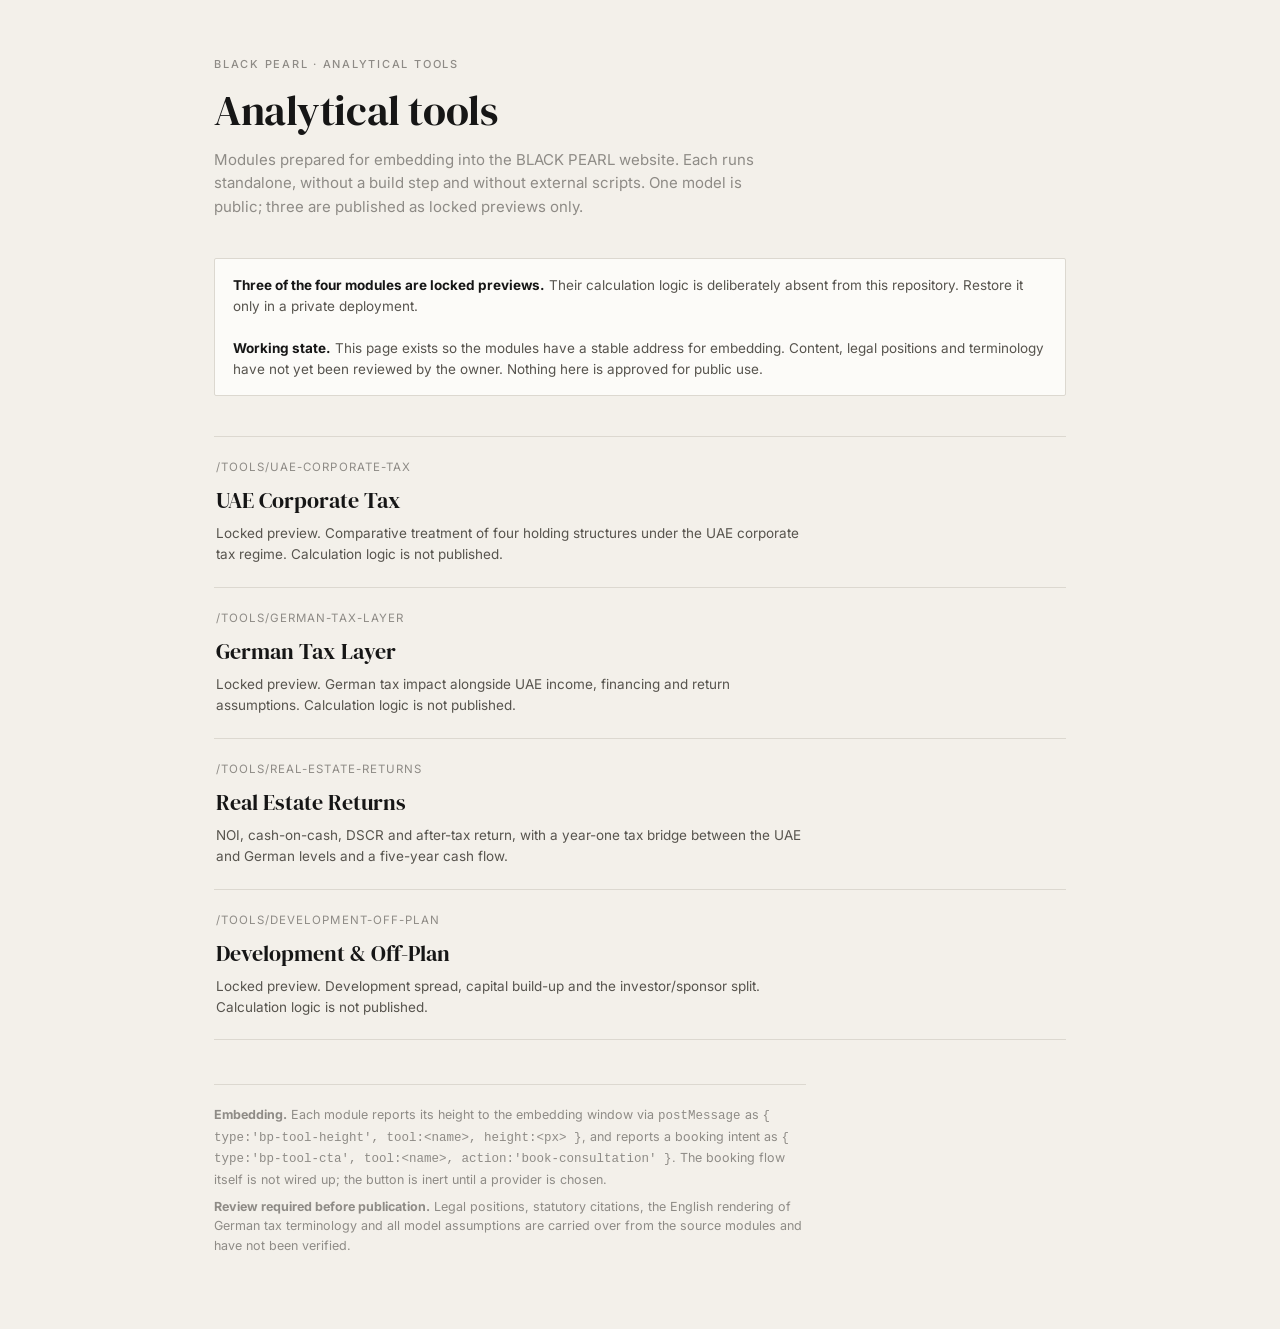
<file: index.html>
<!DOCTYPE html><html lang="en"><head>
<meta charset="utf-8">
<meta name="viewport" content="width=device-width,initial-scale=1,viewport-fit=cover">
<title>Analytical Tools — BLACK PEARL</title>
<meta name="robots" content="noindex,nofollow">
<link rel="preconnect" href="https://fonts.googleapis.com"><link rel="preconnect" href="https://fonts.gstatic.com" crossorigin>
<link href="https://fonts.googleapis.com/css2?family=DM+Serif+Display&family=Inter:wght@400;500;600&display=swap" rel="stylesheet">
<style>
:root{
  --paper:#F3F0EA; --panel:#FCFBF8; --ink:#161616; --muted:#8E8B86; --rule:#DCD8D0;
  --dark:#0B0B0B; --light:#F4F1EB; --accent:#2E4A43;
  --serif:"DM Serif Display", Georgia, "Times New Roman", serif;
  --sans:"Inter", "Segoe UI", system-ui, -apple-system, sans-serif;
}
*{box-sizing:border-box}
html,body{margin:0;background:var(--paper);color:var(--ink);font-family:var(--sans);font-size:15px;line-height:1.55}
.wrap{max-width:900px;margin:0 auto;padding:56px 24px 72px}
.eyebrow{font-size:11px;font-weight:500;letter-spacing:.16em;text-transform:uppercase;color:var(--muted);margin:0 0 14px}
h1{font-family:var(--serif);font-weight:400;font-size:clamp(30px,4vw,42px);line-height:1.12;margin:0 0 14px;letter-spacing:-.01em}
.lead{max-width:62ch;color:var(--muted);margin:0 0 40px}
.note{border:1px solid var(--rule);background:var(--panel);border-radius:2px;padding:16px 18px;margin:0 0 40px;font-size:13.5px;color:#57544E}
.note b{color:var(--ink)}
.list{border-top:1px solid var(--rule)}
.item{display:block;text-decoration:none;color:inherit;border-bottom:1px solid var(--rule);padding:22px 2px;transition:background .15s}
.item:hover{background:var(--panel)}
.route{font-size:11.5px;letter-spacing:.09em;text-transform:uppercase;color:var(--muted);margin:0 0 6px}
.name{font-family:var(--serif);font-weight:400;font-size:22px;margin:0 0 6px}
.desc{margin:0;font-size:13.5px;color:#57544E;max-width:66ch}
.foot{margin-top:44px;padding-top:20px;border-top:1px solid var(--rule);font-size:12.5px;color:var(--muted);max-width:74ch}
.foot p{margin:0 0 8px}
</style></head><body>
<div class="wrap">
  <p class="eyebrow">BLACK PEARL · Analytical Tools</p>
  <h1>Analytical tools</h1>
  <p class="lead">Modules prepared for embedding into the BLACK PEARL website. Each runs standalone, without a build step and without external scripts. One model is public; three are published as locked previews only.</p>

  <div class="note">
    <b>Three of the four modules are locked previews.</b> Their calculation logic is deliberately
    absent from this repository. Restore it only in a private deployment.<br><br><b>Working state.</b> This page exists so the modules have a stable
    address for embedding. Content, legal positions and terminology have not yet been
    reviewed by the owner. Nothing here is approved for public use.
  </div>

  <div class="list">
    <a class="item" href="uae-corporate-tax.html">
      <p class="route">/tools/uae-corporate-tax</p>
      <p class="name">UAE Corporate Tax</p>
      <p class="desc">Locked preview. Comparative treatment of four holding structures under the UAE corporate tax regime. Calculation logic is not published.</p>
    </a>
    <a class="item" href="german-tax-layer.html">
      <p class="route">/tools/german-tax-layer</p>
      <p class="name">German Tax Layer</p>
      <p class="desc">Locked preview. German tax impact alongside UAE income, financing and return assumptions. Calculation logic is not published.</p>
    </a>
    <a class="item" href="real-estate-returns.html">
      <p class="route">/tools/real-estate-returns</p>
      <p class="name">Real Estate Returns</p>
      <p class="desc">NOI, cash-on-cash, DSCR and after-tax return, with a year-one tax bridge between the UAE and German levels and a five-year cash flow.</p>
    </a>
    <a class="item" href="development-off-plan.html">
      <p class="route">/tools/development-off-plan</p>
      <p class="name">Development &amp; Off-Plan</p>
      <p class="desc">Locked preview. Development spread, capital build-up and the investor/sponsor split. Calculation logic is not published.</p>
    </a>
  </div>

  <div class="foot">
    <p><b>Embedding.</b> Each module reports its height to the embedding window via
      <code>postMessage</code> as <code>{ type:'bp-tool-height', tool:&lt;name&gt;, height:&lt;px&gt; }</code>,
      and reports a booking intent as <code>{ type:'bp-tool-cta', tool:&lt;name&gt;, action:'book-consultation' }</code>.
      The booking flow itself is not wired up; the button is inert until a provider is chosen.</p>
    <p><b>Review required before publication.</b> Legal positions, statutory citations, the
      English rendering of German tax terminology and all model assumptions are carried over
      from the source modules and have not been verified.</p>
  </div>
</div>
</body></html>
</file>
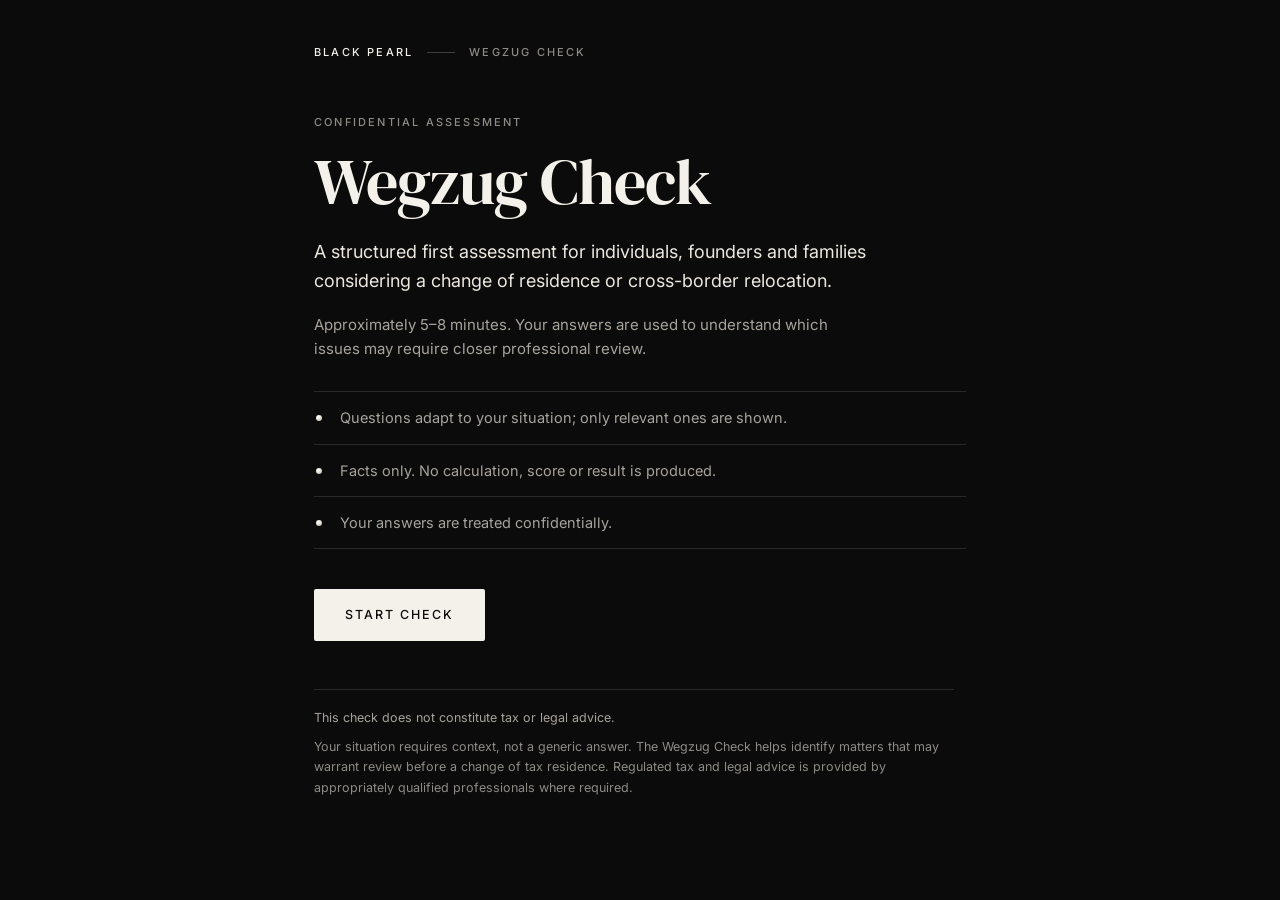
<file: wegzug-check/index.html>
<!DOCTYPE html>
<html lang="en">
<head>
<meta charset="utf-8">
<meta name="viewport" content="width=device-width,initial-scale=1,viewport-fit=cover">
<title>Wegzug Check — BLACK PEARL</title>
<meta name="robots" content="noindex,nofollow">
<meta name="color-scheme" content="dark">
<link rel="preconnect" href="https://fonts.googleapis.com"><link rel="preconnect" href="https://fonts.gstatic.com" crossorigin>
<link href="https://fonts.googleapis.com/css2?family=DM+Serif+Display&family=Inter:wght@400;500;600&display=swap" rel="stylesheet">
<link rel="stylesheet" href="styles.css">
</head>
<body>
<main class="wz" id="wz">
  <header class="wz-head">
    <span class="wz-brand" data-i18n="meta.brand">BLACK PEARL</span>
    <span class="wz-head-rule" aria-hidden="true"></span>
    <span class="wz-module" data-i18n="meta.module">Wegzug Check</span>
  </header>

  <div class="wz-progress" id="wz-progress" hidden>
    <div class="wz-progress-meta">
      <span class="wz-progress-count"></span>
      <span class="wz-progress-section"></span>
    </div>
    <div class="wz-progress-track" role="progressbar" aria-valuemin="0" aria-valuemax="1" aria-valuenow="0">
      <span class="wz-progress-fill"></span>
    </div>
  </div>

  <div class="wz-stage" id="wz-stage"></div>

  <footer class="wz-foot">
    <p data-i18n="disclaimer.short">This check does not constitute tax or legal advice.</p>
  </footer>

  <noscript><p class="wz-lead">The Wegzug Check requires JavaScript to be enabled.</p></noscript>
</main>

<!-- Load order: configuration → text → structure → rules → submission → embedding → UI -->
<script src="config.js"></script>
<script src="js/i18n.js"></script>
<script src="i18n/en.js"></script>
<script src="js/questions.js"></script>
<script src="js/branching.js"></script>
<script src="js/submit.js"></script>
<script src="js/embed.js"></script>
<script src="js/app.js"></script>
</body>
</html>
</file>
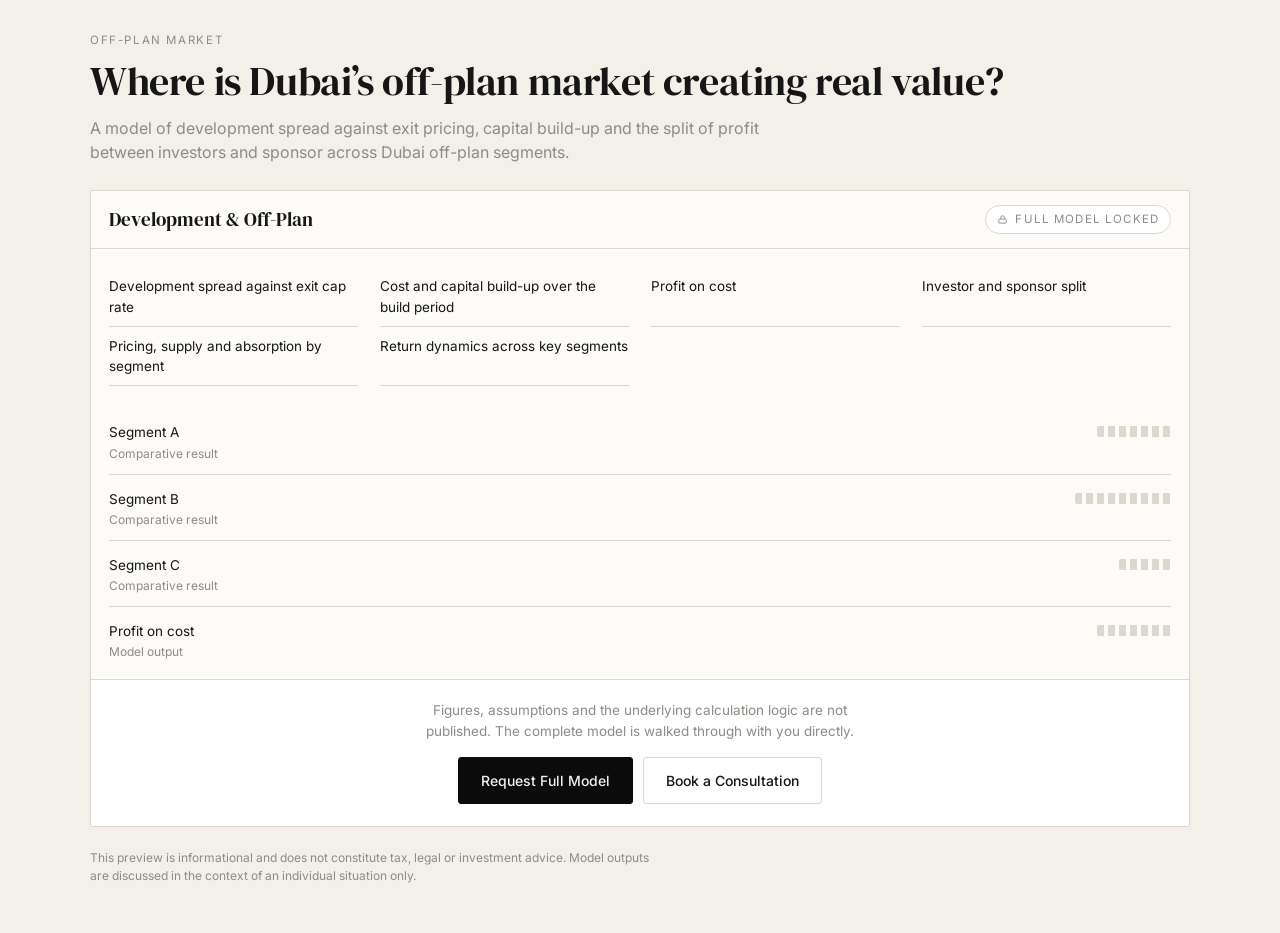
<file: development-off-plan.html>
<!DOCTYPE html><html lang="en"><head><meta charset="utf-8">
<meta name="viewport" content="width=device-width,initial-scale=1,viewport-fit=cover">
<title>Where is Dubai&rsquo;s off-plan market creating real value? — BLACK PEARL</title>
<meta name="robots" content="noindex,nofollow">
<link rel="preconnect" href="https://fonts.googleapis.com"><link rel="preconnect" href="https://fonts.gstatic.com" crossorigin>
<link href="https://fonts.googleapis.com/css2?family=DM+Serif+Display&family=Inter:wght@400;500;600&display=swap" rel="stylesheet">
<link rel="stylesheet" href="assets/gated-teaser.css">
</head>
<body data-tool="development-off-plan">
<main class="wrap">
  <p class="eyebrow">OFF-PLAN MARKET</p>
  <h1>Where is Dubai&rsquo;s off-plan market creating real value?</h1>
  <p class="lead">A model of development spread against exit pricing, capital build-up and the split of profit between investors and sponsor across Dubai off-plan segments.</p>

  <section class="locked" aria-labelledby="panel-title">
    <div class="locked-head">
      <h2 id="panel-title">Development &amp; Off-Plan</h2>
      <span class="chip">
        <svg viewBox="0 0 24 24" fill="none" stroke="currentColor" stroke-width="2" aria-hidden="true">
          <rect x="4" y="11" width="16" height="9" rx="1.5"/><path d="M8 11V8a4 4 0 0 1 8 0v3"/>
        </svg>Full model locked</span>
    </div>

    <div class="sheet">
      <ul class="coverage"><li>Development spread against exit cap rate</li><li>Cost and capital build-up over the build period</li><li>Profit on cost</li><li>Investor and sponsor split</li><li>Pricing, supply and absorption by segment</li><li>Return dynamics across key segments</li></ul>
    </div>

    <div class="sheet" aria-hidden="true">
      <div class="row"><span class="k">Segment A<small>Comparative result</small></span><span class="redact"></span></div>
      <div class="row"><span class="k">Segment B<small>Comparative result</small></span><span class="redact w3"></span></div>
      <div class="row"><span class="k">Segment C<small>Comparative result</small></span><span class="redact w2"></span></div>
      <div class="row"><span class="k">Profit on cost<small>Model output</small></span><span class="redact"></span></div>
    </div>

    <div class="veil">
      <p>Figures, assumptions and the underlying calculation logic are not published. The complete model is walked through with you directly.</p>
      <div class="actions">
        <button type="button" class="btn btn-primary" data-gate-open>Request Full Model</button>
        <a class="btn btn-secondary" href="https://endless-direction-876824.framer.app/consultation" target="_top" data-cta="book-consultation">Book a Consultation</a>
      </div>
    </div>
  </section>

  <p class="footnote">This preview is informational and does not constitute tax, legal or investment advice.
    Model outputs are discussed in the context of an individual situation only.</p>
</main>

<div class="modal" id="gate-modal" role="dialog" aria-modal="true" aria-labelledby="gate-title" hidden>
  <div class="modal-backdrop"></div>
  <div class="modal-card" tabindex="-1">
    <button type="button" class="modal-close" data-gate-close aria-label="Close">&#215;</button>
    <h2 id="gate-title">Access the full model</h2>
    <p>The complete Development &amp; Off-Plan model — including its assumptions, inputs and calculation logic — is shared
       during a consultation, applied to your own figures rather than generic ones.</p>
    <div class="actions">
      <a class="btn btn-primary" href="https://endless-direction-876824.framer.app/consultation" target="_top" data-cta="book-consultation">Book a Consultation</a>
      <button type="button" class="btn btn-secondary" data-gate-close>Close</button>
    </div>
  </div>
</div>

<script src="assets/gated-teaser.js"></script>
</body></html>
</file>
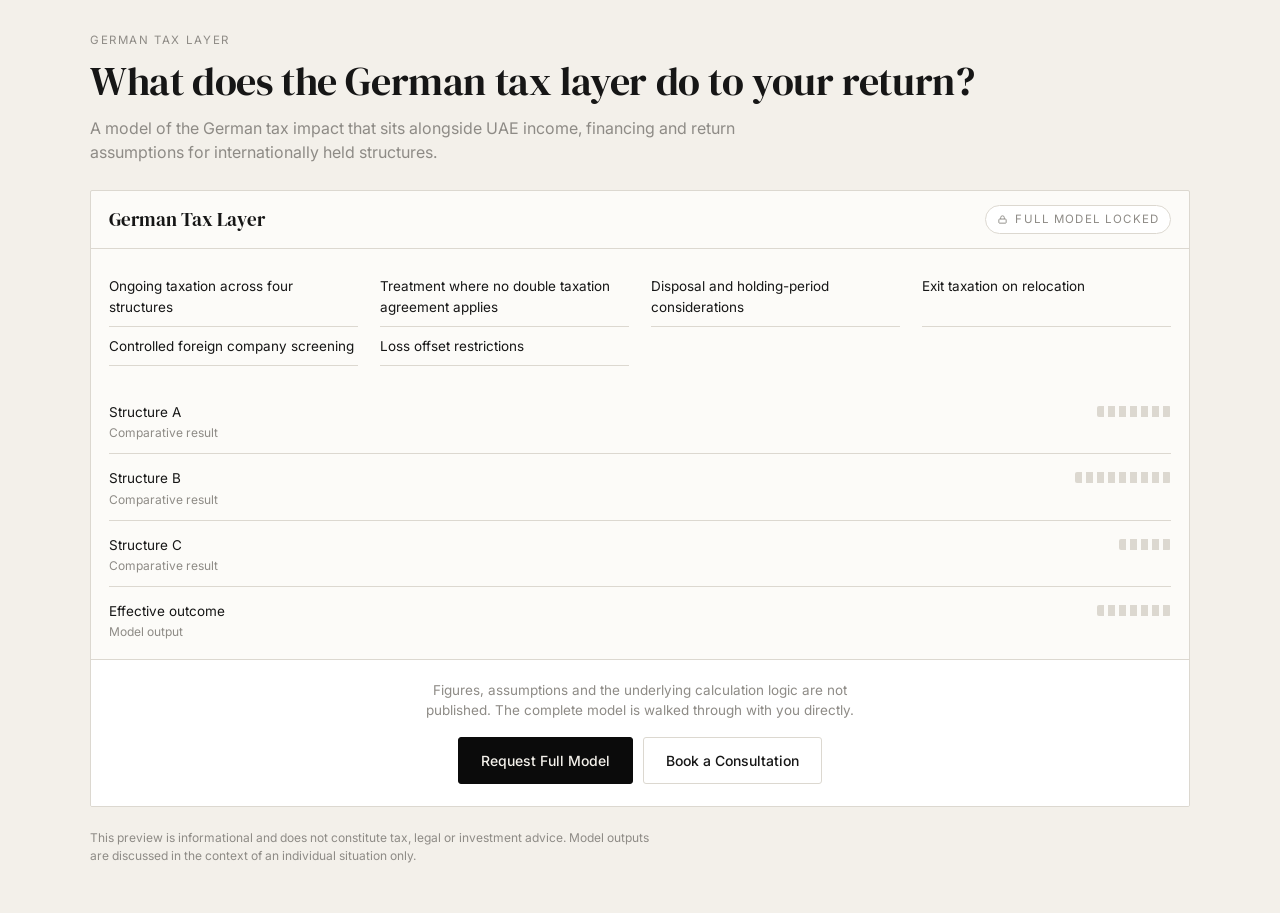
<file: german-tax-layer.html>
<!DOCTYPE html><html lang="en"><head><meta charset="utf-8">
<meta name="viewport" content="width=device-width,initial-scale=1,viewport-fit=cover">
<title>What does the German tax layer do to your return? — BLACK PEARL</title>
<meta name="robots" content="noindex,nofollow">
<link rel="preconnect" href="https://fonts.googleapis.com"><link rel="preconnect" href="https://fonts.gstatic.com" crossorigin>
<link href="https://fonts.googleapis.com/css2?family=DM+Serif+Display&family=Inter:wght@400;500;600&display=swap" rel="stylesheet">
<link rel="stylesheet" href="assets/gated-teaser.css">
</head>
<body data-tool="german-tax-layer">
<main class="wrap">
  <p class="eyebrow">GERMAN TAX LAYER</p>
  <h1>What does the German tax layer do to your return?</h1>
  <p class="lead">A model of the German tax impact that sits alongside UAE income, financing and return assumptions for internationally held structures.</p>

  <section class="locked" aria-labelledby="panel-title">
    <div class="locked-head">
      <h2 id="panel-title">German Tax Layer</h2>
      <span class="chip">
        <svg viewBox="0 0 24 24" fill="none" stroke="currentColor" stroke-width="2" aria-hidden="true">
          <rect x="4" y="11" width="16" height="9" rx="1.5"/><path d="M8 11V8a4 4 0 0 1 8 0v3"/>
        </svg>Full model locked</span>
    </div>

    <div class="sheet">
      <ul class="coverage"><li>Ongoing taxation across four structures</li><li>Treatment where no double taxation agreement applies</li><li>Disposal and holding-period considerations</li><li>Exit taxation on relocation</li><li>Controlled foreign company screening</li><li>Loss offset restrictions</li></ul>
    </div>

    <div class="sheet" aria-hidden="true">
      <div class="row"><span class="k">Structure A<small>Comparative result</small></span><span class="redact"></span></div>
      <div class="row"><span class="k">Structure B<small>Comparative result</small></span><span class="redact w3"></span></div>
      <div class="row"><span class="k">Structure C<small>Comparative result</small></span><span class="redact w2"></span></div>
      <div class="row"><span class="k">Effective outcome<small>Model output</small></span><span class="redact"></span></div>
    </div>

    <div class="veil">
      <p>Figures, assumptions and the underlying calculation logic are not published. The complete model is walked through with you directly.</p>
      <div class="actions">
        <button type="button" class="btn btn-primary" data-gate-open>Request Full Model</button>
        <a class="btn btn-secondary" href="https://endless-direction-876824.framer.app/consultation" target="_top" data-cta="book-consultation">Book a Consultation</a>
      </div>
    </div>
  </section>

  <p class="footnote">This preview is informational and does not constitute tax, legal or investment advice.
    Model outputs are discussed in the context of an individual situation only.</p>
</main>

<div class="modal" id="gate-modal" role="dialog" aria-modal="true" aria-labelledby="gate-title" hidden>
  <div class="modal-backdrop"></div>
  <div class="modal-card" tabindex="-1">
    <button type="button" class="modal-close" data-gate-close aria-label="Close">&#215;</button>
    <h2 id="gate-title">Access the full model</h2>
    <p>The complete German Tax Layer model — including its assumptions, inputs and calculation logic — is shared
       during a consultation, applied to your own figures rather than generic ones.</p>
    <div class="actions">
      <a class="btn btn-primary" href="https://endless-direction-876824.framer.app/consultation" target="_top" data-cta="book-consultation">Book a Consultation</a>
      <button type="button" class="btn btn-secondary" data-gate-close>Close</button>
    </div>
  </div>
</div>

<script src="assets/gated-teaser.js"></script>
</body></html>
</file>
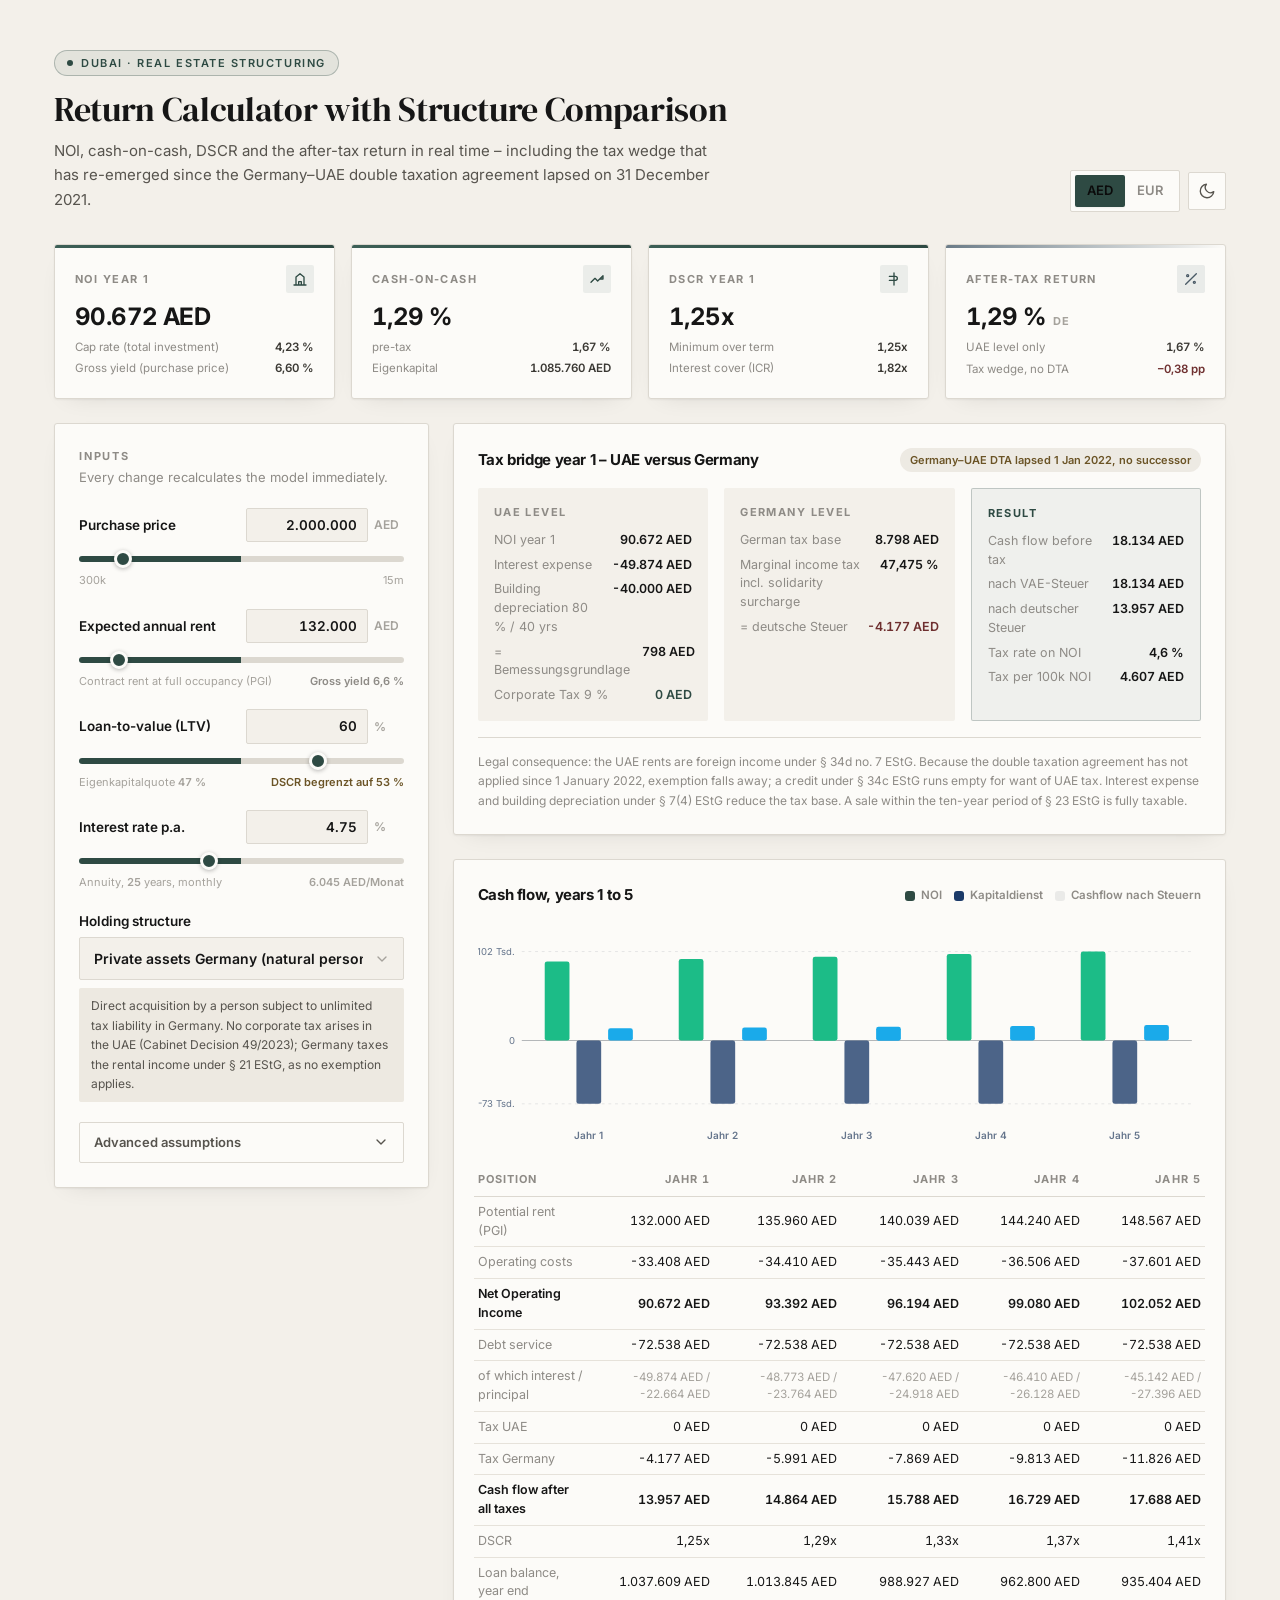
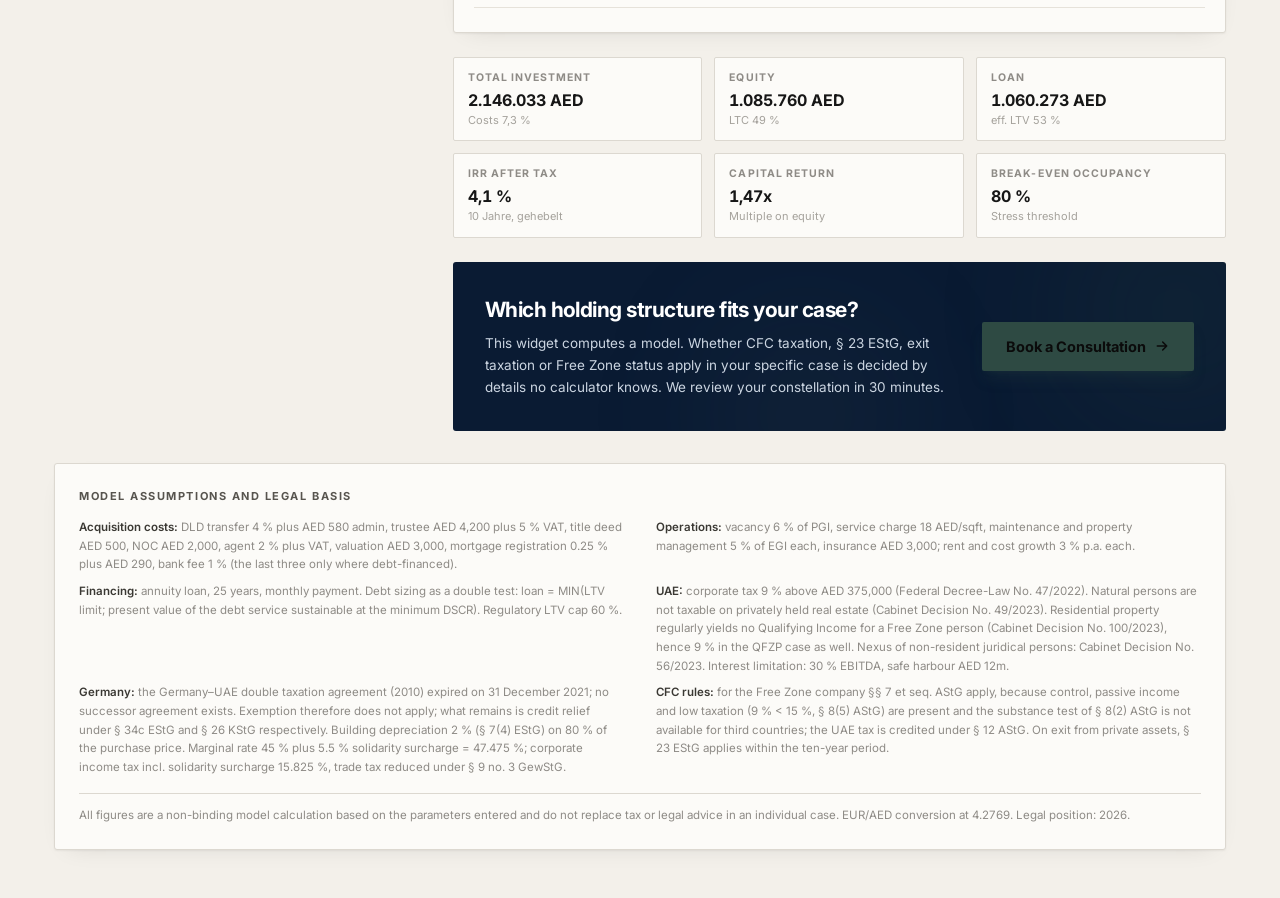
<file: real-estate-returns.html>
<!DOCTYPE html><html lang="en"><head>
<!-- ==========================================================================
     DUBAI-IMMOBILIEN · STRUKTUR- UND RENDITERECHNER  (Single-Page-Widget)
     Rechenkern 1:1 nach "Dubai_Immobilien_Investitionsmodell.xlsx"
     Blätter 01 Annahmen · 02 Erwerb · 03 Finanzierung · 04 Cashflow · 07/08 Steuern
     Stack: HTML + Vanilla JS + precompiled Tailwind · responsive · dark mode
     BLACK PEARL build: standalone HTML document, intended to be embedded in Framer
     via <iframe> at /tools/real-estate-returns. Calculation engine unchanged.
     Booking CTA is inert; see the BLACK PEARL integration layer at the end of file.
     ========================================================================== -->
<meta charset="utf-8">
<meta name="viewport" content="width=device-width,initial-scale=1,viewport-fit=cover">
<title>Real Estate Returns — BLACK PEARL</title>
<link rel="preconnect" href="https://fonts.googleapis.com">
<link rel="preconnect" href="https://fonts.gstatic.com" crossorigin>
<link href="https://fonts.googleapis.com/css2?family=DM+Serif+Display&family=Inter:wght@400;500;600;700&display=swap" rel="stylesheet">

<!-- Tailwind CSS, fuer dieses Widget vorkompiliert und eingebettet (Utilities inkl. Dark-Mode-
     Varianten und der Navy-Palette). Kein externer CSS-/JS-Aufruf, kein Preflight-Reset,
     daher keinerlei Rueckwirkung auf das Layout der uebrigen Website. -->
<style>*,:after,:before{--tw-border-spacing-x:0;--tw-border-spacing-y:0;--tw-translate-x:0;--tw-translate-y:0;--tw-rotate:0;--tw-skew-x:0;--tw-skew-y:0;--tw-scale-x:1;--tw-scale-y:1;--tw-pan-x: ;--tw-pan-y: ;--tw-pinch-zoom: ;--tw-scroll-snap-strictness:proximity;--tw-gradient-from-position: ;--tw-gradient-via-position: ;--tw-gradient-to-position: ;--tw-ordinal: ;--tw-slashed-zero: ;--tw-numeric-figure: ;--tw-numeric-spacing: ;--tw-numeric-fraction: ;--tw-ring-inset: ;--tw-ring-offset-width:0px;--tw-ring-offset-color:#fff;--tw-ring-color:rgba(59,130,246,.5);--tw-ring-offset-shadow:0 0 #0000;--tw-ring-shadow:0 0 #0000;--tw-shadow:0 0 #0000;--tw-shadow-colored:0 0 #0000;--tw-blur: ;--tw-brightness: ;--tw-contrast: ;--tw-grayscale: ;--tw-hue-rotate: ;--tw-invert: ;--tw-saturate: ;--tw-sepia: ;--tw-drop-shadow: ;--tw-backdrop-blur: ;--tw-backdrop-brightness: ;--tw-backdrop-contrast: ;--tw-backdrop-grayscale: ;--tw-backdrop-hue-rotate: ;--tw-backdrop-invert: ;--tw-backdrop-opacity: ;--tw-backdrop-saturate: ;--tw-backdrop-sepia: ;--tw-contain-size: ;--tw-contain-layout: ;--tw-contain-paint: ;--tw-contain-style: }::backdrop{--tw-border-spacing-x:0;--tw-border-spacing-y:0;--tw-translate-x:0;--tw-translate-y:0;--tw-rotate:0;--tw-skew-x:0;--tw-skew-y:0;--tw-scale-x:1;--tw-scale-y:1;--tw-pan-x: ;--tw-pan-y: ;--tw-pinch-zoom: ;--tw-scroll-snap-strictness:proximity;--tw-gradient-from-position: ;--tw-gradient-via-position: ;--tw-gradient-to-position: ;--tw-ordinal: ;--tw-slashed-zero: ;--tw-numeric-figure: ;--tw-numeric-spacing: ;--tw-numeric-fraction: ;--tw-ring-inset: ;--tw-ring-offset-width:0px;--tw-ring-offset-color:#fff;--tw-ring-color:rgba(59,130,246,.5);--tw-ring-offset-shadow:0 0 #0000;--tw-ring-shadow:0 0 #0000;--tw-shadow:0 0 #0000;--tw-shadow-colored:0 0 #0000;--tw-blur: ;--tw-brightness: ;--tw-contrast: ;--tw-grayscale: ;--tw-hue-rotate: ;--tw-invert: ;--tw-saturate: ;--tw-sepia: ;--tw-drop-shadow: ;--tw-backdrop-blur: ;--tw-backdrop-brightness: ;--tw-backdrop-contrast: ;--tw-backdrop-grayscale: ;--tw-backdrop-hue-rotate: ;--tw-backdrop-invert: ;--tw-backdrop-opacity: ;--tw-backdrop-saturate: ;--tw-backdrop-sepia: ;--tw-contain-size: ;--tw-contain-layout: ;--tw-contain-paint: ;--tw-contain-style: }.pointer-events-none{pointer-events:none}.absolute{position:absolute}.relative{position:relative}.inset-x-0{left:0;right:0}.-bottom-20{bottom:-5rem}.-right-16{right:-4rem}.-top-16{top:-4rem}.left-1\/3{left:33.333333%}.right-3\.5{right:.875rem}.top-0{top:0}.top-1\/2{top:50%}.order-1{order:1}.order-2{order:2}.order-3{order:3}.col-span-1{grid-column:span 1/span 1}.col-span-2{grid-column:span 2/span 2}.-mx-1{margin-left:-.25rem;margin-right:-.25rem}.mx-auto{margin-left:auto;margin-right:auto}.mb-1{margin-bottom:.25rem}.mb-1\.5{margin-bottom:.375rem}.mb-2\.5{margin-bottom:.625rem}.mb-3{margin-bottom:.75rem}.mb-4{margin-bottom:1rem}.mb-5{margin-bottom:1.25rem}.mb-8{margin-bottom:2rem}.mt-0\.5{margin-top:.125rem}.mt-1{margin-top:.25rem}.mt-2{margin-top:.5rem}.mt-2\.5{margin-top:.625rem}.mt-3{margin-top:.75rem}.mt-4{margin-top:1rem}.mt-8{margin-top:2rem}.block{display:block}.inline-block{display:inline-block}.flex{display:flex}.inline-flex{display:inline-flex}.table{display:table}.grid{display:grid}.h-1\.5{height:.375rem}.h-2\.5{height:.625rem}.h-4{height:1rem}.h-48{height:12rem}.h-56{height:14rem}.h-7{height:1.75rem}.h-\[18px\]{height:18px}.h-\[38px\]{height:38px}.h-\[3px\]{height:3px}.w-1\.5{width:.375rem}.w-2\.5{width:.625rem}.w-4{width:1rem}.w-48{width:12rem}.w-56{width:14rem}.w-7{width:1.75rem}.w-\[122px\]{width:122px}.w-\[18px\]{width:18px}.w-\[30px\]{width:30px}.w-\[38px\]{width:38px}.w-full{width:100%}.min-w-\[560px\]{min-width:560px}.max-w-2xl{max-width:42rem}.max-w-\[1220px\]{max-width:1220px}.max-w-xl{max-width:36rem}.shrink-0{flex-shrink:0}.-translate-y-1\/2{--tw-translate-y:-50%;transform:translate(var(--tw-translate-x),var(--tw-translate-y)) rotate(var(--tw-rotate)) skewX(var(--tw-skew-x)) skewY(var(--tw-skew-y)) scaleX(var(--tw-scale-x)) scaleY(var(--tw-scale-y))}.cursor-pointer{cursor:pointer}.list-none{list-style-type:none}.grid-cols-1{grid-template-columns:repeat(1,minmax(0,1fr))}.grid-cols-2{grid-template-columns:repeat(2,minmax(0,1fr))}.flex-col{flex-direction:column}.flex-wrap{flex-wrap:wrap}.place-items-center{place-items:center}.items-center{align-items:center}.items-baseline{align-items:baseline}.justify-center{justify-content:center}.justify-between{justify-content:space-between}.gap-1\.5{gap:.375rem}.gap-2{gap:.5rem}.gap-3{gap:.75rem}.gap-4{gap:1rem}.gap-5{gap:1.25rem}.gap-6{gap:1.5rem}.gap-x-8{-moz-column-gap:2rem;column-gap:2rem}.gap-y-2{row-gap:.5rem}.space-y-1>:not([hidden])~:not([hidden]){--tw-space-y-reverse:0;margin-top:calc(.25rem*(1 - var(--tw-space-y-reverse)));margin-bottom:calc(.25rem*var(--tw-space-y-reverse))}.space-y-1\.5>:not([hidden])~:not([hidden]){--tw-space-y-reverse:0;margin-top:calc(.375rem*(1 - var(--tw-space-y-reverse)));margin-bottom:calc(.375rem*var(--tw-space-y-reverse))}.space-y-5>:not([hidden])~:not([hidden]){--tw-space-y-reverse:0;margin-top:calc(1.25rem*(1 - var(--tw-space-y-reverse)));margin-bottom:calc(1.25rem*var(--tw-space-y-reverse))}.space-y-6>:not([hidden])~:not([hidden]){--tw-space-y-reverse:0;margin-top:calc(1.5rem*(1 - var(--tw-space-y-reverse)));margin-bottom:calc(1.5rem*var(--tw-space-y-reverse))}.overflow-hidden{overflow:hidden}.overflow-x-auto{overflow-x:auto}.truncate{overflow:hidden;text-overflow:ellipsis;white-space:nowrap}.whitespace-nowrap{white-space:nowrap}.rounded-2xl{border-radius:1rem}.rounded-\[3px\]{border-radius:3px}.rounded-full{border-radius:9999px}.rounded-lg{border-radius:.5rem}.rounded-xl{border-radius:.75rem}.border{border-width:1px}.border-b{border-bottom-width:1px}.border-t{border-top-width:1px}.border-emerald-500\/25{border-color:rgba(16,185,129,.25)}.border-emerald-500\/30{border-color:rgba(16,185,129,.3)}.border-slate-100{--tw-border-opacity:1;border-color:rgb(241 245 249/var(--tw-border-opacity,1))}.border-slate-200{--tw-border-opacity:1;border-color:rgb(226 232 240/var(--tw-border-opacity,1))}.bg-amber-400\/15{background-color:rgba(251,191,36,.15)}.bg-amber-500\/10{background-color:rgba(245,158,11,.1)}.bg-emerald-500{--tw-bg-opacity:1;background-color:rgb(16 185 129/var(--tw-bg-opacity,1))}.bg-emerald-500\/10{background-color:rgba(16,185,129,.1)}.bg-emerald-500\/20{background-color:rgba(16,185,129,.2)}.bg-emerald-500\/\[0\.07\]{background-color:rgba(16,185,129,.07)}.bg-navy-700{--tw-bg-opacity:1;background-color:rgb(27 58 105/var(--tw-bg-opacity,1))}.bg-navy-900{--tw-bg-opacity:1;background-color:rgb(10 27 51/var(--tw-bg-opacity,1))}.bg-sky-500{--tw-bg-opacity:1;background-color:rgb(14 165 233/var(--tw-bg-opacity,1))}.bg-sky-500\/10{background-color:rgba(14,165,233,.1)}.bg-slate-100{--tw-bg-opacity:1;background-color:rgb(241 245 249/var(--tw-bg-opacity,1))}.bg-slate-50{--tw-bg-opacity:1;background-color:rgb(248 250 252/var(--tw-bg-opacity,1))}.bg-white{--tw-bg-opacity:1;background-color:rgb(255 255 255/var(--tw-bg-opacity,1))}.bg-gradient-to-r{background-image:linear-gradient(to right,var(--tw-gradient-stops))}.from-emerald-400{--tw-gradient-from:#34d399 var(--tw-gradient-from-position);--tw-gradient-to:rgba(52,211,153,0) var(--tw-gradient-to-position);--tw-gradient-stops:var(--tw-gradient-from),var(--tw-gradient-to)}.from-rose-400{--tw-gradient-from:#fb7185 var(--tw-gradient-from-position);--tw-gradient-to:rgba(251,113,133,0) var(--tw-gradient-to-position);--tw-gradient-stops:var(--tw-gradient-from),var(--tw-gradient-to)}.from-sky-400{--tw-gradient-from:#38bdf8 var(--tw-gradient-from-position);--tw-gradient-to:rgba(56,189,248,0) var(--tw-gradient-to-position);--tw-gradient-stops:var(--tw-gradient-from),var(--tw-gradient-to)}.to-emerald-500{--tw-gradient-to:#10b981 var(--tw-gradient-to-position)}.to-emerald-600{--tw-gradient-to:#059669 var(--tw-gradient-to-position)}.to-rose-600{--tw-gradient-to:#e11d48 var(--tw-gradient-to-position)}.p-1{padding:.25rem}.p-4{padding:1rem}.p-5{padding:1.25rem}.p-6{padding:1.5rem}.px-1{padding-left:.25rem;padding-right:.25rem}.px-2{padding-left:.5rem;padding-right:.5rem}.px-2\.5{padding-left:.625rem;padding-right:.625rem}.px-3{padding-left:.75rem;padding-right:.75rem}.px-3\.5{padding-left:.875rem;padding-right:.875rem}.px-4{padding-left:1rem;padding-right:1rem}.px-6{padding-left:1.5rem;padding-right:1.5rem}.py-1{padding-top:.25rem;padding-bottom:.25rem}.py-1\.5{padding-top:.375rem;padding-bottom:.375rem}.py-2{padding-top:.5rem;padding-bottom:.5rem}.py-2\.5{padding-top:.625rem;padding-bottom:.625rem}.py-3{padding-top:.75rem;padding-bottom:.75rem}.py-3\.5{padding-top:.875rem;padding-bottom:.875rem}.py-8{padding-top:2rem;padding-bottom:2rem}.pr-10{padding-right:2.5rem}.pt-3{padding-top:.75rem}.pt-3\.5{padding-top:.875rem}.text-left{text-align:left}.text-right{text-align:right}.text-\[10\.5px\]{font-size:10.5px}.text-\[11\.5px\]{font-size:11.5px}.text-\[11px\]{font-size:11px}.text-\[12\.5px\]{font-size:12.5px}.text-\[12px\]{font-size:12px}.text-\[13\.5px\]{font-size:13.5px}.text-\[13px\]{font-size:13px}.text-\[14\.5px\]{font-size:14.5px}.text-\[14px\]{font-size:14px}.text-\[15px\]{font-size:15px}.text-\[16px\]{font-size:16px}.text-\[19px\]{font-size:19px}.text-\[21px\]{font-size:21px}.text-\[26px\]{font-size:26px}.font-bold{font-weight:700}.font-medium{font-weight:500}.font-semibold{font-weight:600}.uppercase{text-transform:uppercase}.tabular-nums{--tw-numeric-spacing:tabular-nums;font-variant-numeric:var(--tw-ordinal) var(--tw-slashed-zero) var(--tw-numeric-figure) var(--tw-numeric-spacing) var(--tw-numeric-fraction)}.leading-none{line-height:1}.leading-relaxed{line-height:1.625}.leading-tight{line-height:1.25}.tracking-\[0\.13em\]{letter-spacing:.13em}.tracking-\[0\.14em\]{letter-spacing:.14em}.tracking-\[0\.16em\]{letter-spacing:.16em}.tracking-\[0\.1em\]{letter-spacing:.1em}.tracking-tight{letter-spacing:-.025em}.tracking-wider{letter-spacing:.05em}.text-amber-200{--tw-text-opacity:1;color:rgb(253 230 138/var(--tw-text-opacity,1))}.text-amber-600{--tw-text-opacity:1;color:rgb(217 119 6/var(--tw-text-opacity,1))}.text-amber-700{--tw-text-opacity:1;color:rgb(180 83 9/var(--tw-text-opacity,1))}.text-emerald-600{--tw-text-opacity:1;color:rgb(5 150 105/var(--tw-text-opacity,1))}.text-emerald-700{--tw-text-opacity:1;color:rgb(4 120 87/var(--tw-text-opacity,1))}.text-navy-950{--tw-text-opacity:1;color:rgb(5 13 27/var(--tw-text-opacity,1))}.text-rose-600{--tw-text-opacity:1;color:rgb(225 29 72/var(--tw-text-opacity,1))}.text-sky-600{--tw-text-opacity:1;color:rgb(2 132 199/var(--tw-text-opacity,1))}.text-slate-200{--tw-text-opacity:1;color:rgb(226 232 240/var(--tw-text-opacity,1))}.text-slate-300{--tw-text-opacity:1;color:rgb(203 213 225/var(--tw-text-opacity,1))}.text-slate-400{--tw-text-opacity:1;color:rgb(148 163 184/var(--tw-text-opacity,1))}.text-slate-500{--tw-text-opacity:1;color:rgb(100 116 139/var(--tw-text-opacity,1))}.text-slate-600{--tw-text-opacity:1;color:rgb(71 85 105/var(--tw-text-opacity,1))}.text-slate-700{--tw-text-opacity:1;color:rgb(51 65 85/var(--tw-text-opacity,1))}.text-slate-900{--tw-text-opacity:1;color:rgb(15 23 42/var(--tw-text-opacity,1))}.text-white{--tw-text-opacity:1;color:rgb(255 255 255/var(--tw-text-opacity,1))}.accent-emerald-500{accent-color:#10b981}.shadow-card{--tw-shadow:0 1px 2px rgba(5,13,27,.06),0 8px 24px -12px rgba(5,13,27,.18);--tw-shadow-colored:0 1px 2px var(--tw-shadow-color),0 8px 24px -12px var(--tw-shadow-color)}.shadow-card,.shadow-lg{box-shadow:var(--tw-ring-offset-shadow,0 0 #0000),var(--tw-ring-shadow,0 0 #0000),var(--tw-shadow)}.shadow-lg{--tw-shadow:0 10px 15px -3px rgba(0,0,0,.1),0 4px 6px -4px rgba(0,0,0,.1);--tw-shadow-colored:0 10px 15px -3px var(--tw-shadow-color),0 4px 6px -4px var(--tw-shadow-color)}.shadow-sm{--tw-shadow:0 1px 2px 0 rgba(0,0,0,.05);--tw-shadow-colored:0 1px 2px 0 var(--tw-shadow-color);box-shadow:var(--tw-ring-offset-shadow,0 0 #0000),var(--tw-ring-shadow,0 0 #0000),var(--tw-shadow)}.shadow-emerald-500\/25{--tw-shadow-color:rgba(16,185,129,.25);--tw-shadow:var(--tw-shadow-colored)}.outline-none{outline:2px solid transparent;outline-offset:2px}.blur{--tw-blur:blur(8px)}.blur,.blur-3xl{filter:var(--tw-blur) var(--tw-brightness) var(--tw-contrast) var(--tw-grayscale) var(--tw-hue-rotate) var(--tw-invert) var(--tw-saturate) var(--tw-sepia) var(--tw-drop-shadow)}.blur-3xl{--tw-blur:blur(64px)}.transition{transition-property:color,background-color,border-color,text-decoration-color,fill,stroke,opacity,box-shadow,transform,filter,-webkit-backdrop-filter;transition-property:color,background-color,border-color,text-decoration-color,fill,stroke,opacity,box-shadow,transform,filter,backdrop-filter;transition-property:color,background-color,border-color,text-decoration-color,fill,stroke,opacity,box-shadow,transform,filter,backdrop-filter,-webkit-backdrop-filter;transition-timing-function:cubic-bezier(.4,0,.2,1);transition-duration:.15s}.transition-colors{transition-property:color,background-color,border-color,text-decoration-color,fill,stroke;transition-timing-function:cubic-bezier(.4,0,.2,1);transition-duration:.15s}.duration-300{transition-duration:.3s}.hover\:border-emerald-500:hover{--tw-border-opacity:1;border-color:rgb(16 185 129/var(--tw-border-opacity,1))}.hover\:bg-emerald-400:hover{--tw-bg-opacity:1;background-color:rgb(52 211 153/var(--tw-bg-opacity,1))}.hover\:text-emerald-600:hover{--tw-text-opacity:1;color:rgb(5 150 105/var(--tw-text-opacity,1))}.hover\:text-slate-800:hover{--tw-text-opacity:1;color:rgb(30 41 59/var(--tw-text-opacity,1))}.focus\:border-emerald-500:focus{--tw-border-opacity:1;border-color:rgb(16 185 129/var(--tw-border-opacity,1))}.focus\:ring-2:focus{--tw-ring-offset-shadow:var(--tw-ring-inset) 0 0 0 var(--tw-ring-offset-width) var(--tw-ring-offset-color);--tw-ring-shadow:var(--tw-ring-inset) 0 0 0 calc(2px + var(--tw-ring-offset-width)) var(--tw-ring-color);box-shadow:var(--tw-ring-offset-shadow),var(--tw-ring-shadow),var(--tw-shadow,0 0 #0000)}.focus\:ring-emerald-500\/25:focus{--tw-ring-color:rgba(16,185,129,.25)}.focus-visible\:outline:focus-visible{outline-style:solid}.focus-visible\:outline-2:focus-visible{outline-width:2px}.focus-visible\:outline-offset-2:focus-visible{outline-offset:2px}.focus-visible\:outline-emerald-300:focus-visible{outline-color:#6ee7b7}.group[open] .group-open\:rotate-180{--tw-rotate:180deg}.group:hover .group-hover\:translate-x-0\.5,.group[open] .group-open\:rotate-180{transform:translate(var(--tw-translate-x),var(--tw-translate-y)) rotate(var(--tw-rotate)) skewX(var(--tw-skew-x)) skewY(var(--tw-skew-y)) scaleX(var(--tw-scale-x)) scaleY(var(--tw-scale-y))}.group:hover .group-hover\:translate-x-0\.5{--tw-translate-x:0.125rem}.dark\:border-white\/10:is(.dark *){border-color:hsla(0,0%,100%,.1)}.dark\:border-white\/5:is(.dark *){border-color:hsla(0,0%,100%,.05)}.dark\:bg-navy-850:is(.dark *){--tw-bg-opacity:1;background-color:rgb(14 36 68/var(--tw-bg-opacity,1))}.dark\:bg-navy-900:is(.dark *){--tw-bg-opacity:1;background-color:rgb(10 27 51/var(--tw-bg-opacity,1))}.dark\:bg-navy-950:is(.dark *){--tw-bg-opacity:1;background-color:rgb(5 13 27/var(--tw-bg-opacity,1))}.dark\:bg-slate-400:is(.dark *){--tw-bg-opacity:1;background-color:rgb(148 163 184/var(--tw-bg-opacity,1))}.dark\:text-amber-300:is(.dark *){--tw-text-opacity:1;color:rgb(252 211 77/var(--tw-text-opacity,1))}.dark\:text-amber-400:is(.dark *){--tw-text-opacity:1;color:rgb(251 191 36/var(--tw-text-opacity,1))}.dark\:text-emerald-300:is(.dark *){--tw-text-opacity:1;color:rgb(110 231 183/var(--tw-text-opacity,1))}.dark\:text-emerald-400:is(.dark *){--tw-text-opacity:1;color:rgb(52 211 153/var(--tw-text-opacity,1))}.dark\:text-rose-400:is(.dark *){--tw-text-opacity:1;color:rgb(251 113 133/var(--tw-text-opacity,1))}.dark\:text-sky-300:is(.dark *){--tw-text-opacity:1;color:rgb(125 211 252/var(--tw-text-opacity,1))}.dark\:text-slate-100:is(.dark *){--tw-text-opacity:1;color:rgb(241 245 249/var(--tw-text-opacity,1))}.dark\:text-slate-200:is(.dark *){--tw-text-opacity:1;color:rgb(226 232 240/var(--tw-text-opacity,1))}.dark\:text-slate-300:is(.dark *){--tw-text-opacity:1;color:rgb(203 213 225/var(--tw-text-opacity,1))}.dark\:text-slate-400:is(.dark *){--tw-text-opacity:1;color:rgb(148 163 184/var(--tw-text-opacity,1))}.dark\:text-white:is(.dark *){--tw-text-opacity:1;color:rgb(255 255 255/var(--tw-text-opacity,1))}.dark\:hover\:text-emerald-300:hover:is(.dark *){--tw-text-opacity:1;color:rgb(110 231 183/var(--tw-text-opacity,1))}.dark\:hover\:text-slate-100:hover:is(.dark *){--tw-text-opacity:1;color:rgb(241 245 249/var(--tw-text-opacity,1))}@media (min-width:640px){.sm\:grid-cols-2{grid-template-columns:repeat(2,minmax(0,1fr))}.sm\:grid-cols-3{grid-template-columns:repeat(3,minmax(0,1fr))}.sm\:flex-row{flex-direction:row}.sm\:items-end{align-items:flex-end}.sm\:items-center{align-items:center}.sm\:justify-between{justify-content:space-between}.sm\:p-6{padding:1.5rem}.sm\:p-8{padding:2rem}.sm\:px-6{padding-left:1.5rem;padding-right:1.5rem}.sm\:py-12{padding-top:3rem;padding-bottom:3rem}.sm\:text-\[21px\]{font-size:21px}.sm\:text-\[24px\]{font-size:24px}.sm\:text-\[34px\]{font-size:34px}}@media (min-width:768px){.md\:grid-cols-2{grid-template-columns:repeat(2,minmax(0,1fr))}.md\:grid-cols-3{grid-template-columns:repeat(3,minmax(0,1fr))}}@media (min-width:1024px){.lg\:order-1{order:1}.lg\:order-2{order:2}.lg\:col-span-12{grid-column:span 12/span 12}.lg\:col-span-4{grid-column:span 4/span 4}.lg\:col-span-8{grid-column:span 8/span 8}.lg\:grid-cols-12{grid-template-columns:repeat(12,minmax(0,1fr))}.lg\:grid-cols-4{grid-template-columns:repeat(4,minmax(0,1fr))}}</style>

<style>
/* --- gekapselter Reset ----------------------------------------------------
   Alle Selektoren stehen in :where(), haben also Spezifitaet 0. Dadurch
   ueberschreiben die Tailwind-Utilities den Reset zuverlaessig, und der Reset
   wirkt zugleich ausschliesslich innerhalb des Widgets. -------------------- */
:where(#dxb-widget),:where(#dxb-widget) :where(*,*::before,*::after){box-sizing:border-box;border-width:0;border-style:solid;border-color:currentColor}
:where(#dxb-widget){margin:0;-webkit-font-smoothing:antialiased;text-rendering:optimizeLegibility;font-family:Inter,ui-sans-serif,system-ui,-apple-system,'Segoe UI',Roboto,Arial,sans-serif;line-height:1.5;font-size:16px}
:where(#dxb-widget) :where(h1,h2,h3,h4,p,figure){margin:0;font-size:inherit;font-weight:inherit}
:where(#dxb-widget) :where(ul,ol){margin:0;padding:0;list-style:none}
:where(#dxb-widget) :where(button,input,select,label,summary){font-family:inherit;font-size:100%;font-weight:inherit;line-height:inherit;color:inherit;margin:0;padding:0;background-color:transparent}
:where(#dxb-widget) :where(button){cursor:pointer;-webkit-appearance:none;appearance:none}
:where(#dxb-widget) :where(select){-webkit-appearance:none;appearance:none}
:where(#dxb-widget) :where(table){border-collapse:collapse;width:100%;color:inherit;font-family:inherit;font-size:inherit;font-weight:inherit;line-height:inherit}
:where(#dxb-widget) :where(th,td){padding:0;text-align:inherit;font-weight:inherit}
:where(#dxb-widget) :where(svg){display:block}
:where(#dxb-widget) :where(a){color:inherit;text-decoration:none}
:where(#dxb-widget) :where(summary){display:block}
:where(#dxb-widget) :where(summary)::-webkit-details-marker{display:none}
#dxb-widget .tnum{font-variant-numeric:tabular-nums;font-feature-settings:'tnum' 1}

/* --- Schieberegler --------------------------------------------------------- */
#dxb-widget input[type=range]{-webkit-appearance:none;appearance:none;width:100%;height:22px;background:transparent;cursor:pointer;display:block}
#dxb-widget input[type=range]::-webkit-slider-runnable-track{height:6px;border-radius:9999px;background:var(--dxb-track)}
#dxb-widget input[type=range]::-moz-range-track{height:6px;border-radius:9999px;background:var(--dxb-track)}
#dxb-widget input[type=range]::-webkit-slider-thumb{-webkit-appearance:none;appearance:none;width:18px;height:18px;margin-top:-6px;border-radius:9999px;background:#10b981;border:3px solid var(--dxb-thumbring);box-shadow:0 1px 6px rgba(16,185,129,.55);transition:transform .12s ease}
#dxb-widget input[type=range]::-moz-range-thumb{width:18px;height:18px;border-radius:9999px;background:#10b981;border:3px solid var(--dxb-thumbring);box-shadow:0 1px 6px rgba(16,185,129,.55)}
#dxb-widget input[type=range]:hover::-webkit-slider-thumb{transform:scale(1.12)}
#dxb-widget input[type=range]:focus-visible::-webkit-slider-thumb{outline:2px solid #34d399;outline-offset:2px}
#dxb-widget{--dxb-track:linear-gradient(90deg,#10b981 var(--p,50%),#cbd5e1 var(--p,50%));--dxb-thumbring:#ffffff}
#dxb-widget.dark{--dxb-track:linear-gradient(90deg,#34d399 var(--p,50%),#1B3A69 var(--p,50%));--dxb-thumbring:#0A1B33}
#dxb-widget input[type=number]::-webkit-outer-spin-button,#dxb-widget input[type=number]::-webkit-inner-spin-button{-webkit-appearance:none;margin:0}
#dxb-widget input[type=number]{-moz-appearance:textfield}
#dxb-widget .dxb-fade{animation:dxbfade .35s ease both}
@keyframes dxbfade{from{opacity:0;transform:translateY(4px)}to{opacity:1;transform:none}}
@media (prefers-reduced-motion:reduce){#dxb-widget *{animation:none!important;transition:none!important}}
</style>

<style>
/* ===================================================================
   BLACK PEARL Farbueberlagerung (Master Specification v3, §2.3)
   Legt sich ueber die vorkompilierte Tailwind-Schicht. Aendert ausschliesslich
   Farben, Schrift und Radien - keine Layout-, Groessen- oder Logikregeln.
   Vollstaendig entfernbar: ohne diesen Block erscheint wieder die Navy-Optik.
   =================================================================== */
/* --- Flaechen hell --- */
#dxb-widget .bg-slate-50{background-color:#F3F0EA}
#dxb-widget .bg-white{background-color:#FCFBF8}
#dxb-widget .bg-slate-100{background-color:#EDE9E1}
/* --- Linien hell --- */
#dxb-widget .border-slate-200{border-color:#DCD8D0}
#dxb-widget .border-slate-100{border-color:#E6E2DA}
/* --- Text hell --- */
#dxb-widget .text-slate-900{color:#161616}
#dxb-widget .text-slate-700{color:#3A3833}
#dxb-widget .text-slate-600{color:#57544E}
#dxb-widget .text-slate-500{color:#8E8B86}
#dxb-widget .text-slate-400{color:#A5A29C}
#dxb-widget .text-navy-950{color:#0B0B0B}
/* --- Akzent: gedecktes Salbei statt Signalgruen, kein Gold --- */
#dxb-widget .bg-emerald-500{background-color:#2E4A43}
#dxb-widget .text-emerald-600,#dxb-widget .text-emerald-700{color:#2E4A43}
#dxb-widget .border-emerald-500\/25{border-color:rgba(46,74,67,.25)}
#dxb-widget .border-emerald-500\/30{border-color:rgba(46,74,67,.3)}
#dxb-widget .bg-emerald-500\/10{background-color:rgba(46,74,67,.08)}
#dxb-widget .bg-emerald-500\/20{background-color:rgba(46,74,67,.16)}
#dxb-widget .bg-emerald-500\/\[0\.07\]{background-color:rgba(46,74,67,.06)}
#dxb-widget .from-emerald-400{--tw-gradient-from:#3C5F56 var(--tw-gradient-from-position);--tw-gradient-to:rgba(60,95,86,0) var(--tw-gradient-to-position);--tw-gradient-stops:var(--tw-gradient-from),var(--tw-gradient-to)}
#dxb-widget .to-emerald-500,#dxb-widget .to-emerald-600{--tw-gradient-to:#2E4A43 var(--tw-gradient-to-position)}
#dxb-widget .hover\:bg-emerald-400:hover{background-color:#3C5F56}
#dxb-widget .hover\:text-emerald-600:hover{color:#2E4A43}
#dxb-widget .accent-emerald-500{accent-color:#2E4A43}
#dxb-widget .shadow-emerald-500\/25{--tw-shadow-color:rgba(46,74,67,.22);--tw-shadow:var(--tw-shadow-colored)}
#dxb-widget .focus\:ring-emerald-500\/25:focus{--tw-ring-color:rgba(46,74,67,.25)}
#dxb-widget .focus\:border-emerald-500:focus,#dxb-widget .hover\:border-emerald-500:hover{border-color:#2E4A43}
/* --- Warn-/Negativtoene entsaettigt --- */
#dxb-widget .text-amber-600,#dxb-widget .text-amber-700{color:#6B5426}
#dxb-widget .bg-amber-500\/10{background-color:rgba(107,84,38,.10)}
#dxb-widget .bg-amber-400\/15{background-color:rgba(107,84,38,.14)}
#dxb-widget .text-rose-600{color:#6E2F2F}
#dxb-widget .from-rose-400{--tw-gradient-from:#8A4141 var(--tw-gradient-from-position);--tw-gradient-to:rgba(138,65,65,0) var(--tw-gradient-to-position);--tw-gradient-stops:var(--tw-gradient-from),var(--tw-gradient-to)}
#dxb-widget .to-rose-600{--tw-gradient-to:#6E2F2F var(--tw-gradient-to-position)}
#dxb-widget .text-sky-600{color:#4A5A66}
#dxb-widget .bg-sky-500,#dxb-widget .bg-sky-500\/10{background-color:rgba(74,90,102,.10)}
#dxb-widget .from-sky-400{--tw-gradient-from:#6B7C88 var(--tw-gradient-from-position);--tw-gradient-to:rgba(107,124,136,0) var(--tw-gradient-to-position);--tw-gradient-stops:var(--tw-gradient-from),var(--tw-gradient-to)}
/* --- Dunkles Thema: Navy -> BLACK PEARL Dark --- */
#dxb-widget.dark .dark\:bg-navy-950{background-color:#0B0B0B}
#dxb-widget.dark .dark\:bg-navy-900{background-color:#141414}
#dxb-widget.dark .dark\:bg-navy-850{background-color:#1C1C1C}
#dxb-widget.dark .dark\:border-white\/10{border-color:rgba(244,241,235,.12)}
#dxb-widget.dark .dark\:border-white\/5{border-color:rgba(244,241,235,.06)}
#dxb-widget.dark .dark\:text-white,#dxb-widget.dark .dark\:text-slate-100,#dxb-widget.dark .dark\:text-slate-200{color:#F4F1EB}
#dxb-widget.dark .dark\:text-slate-300{color:#C9C5BD}
#dxb-widget.dark .dark\:text-slate-400{color:#8E8B86}
#dxb-widget.dark .dark\:text-emerald-300,#dxb-widget.dark .dark\:text-emerald-400{color:#9BB3A8}
#dxb-widget.dark .dark\:text-amber-300,#dxb-widget.dark .dark\:text-amber-400{color:#C2A878}
#dxb-widget.dark .dark\:text-rose-400{color:#C08C8C}
#dxb-widget.dark .dark\:text-sky-300{color:#9DB0BC}
#dxb-widget.dark .dark\:hover\:text-emerald-300:hover{color:#9BB3A8}
/* --- Schieberegler --- */
#dxb-widget{--dxb-track:linear-gradient(90deg,#2E4A43 var(--p,50%),#DCD8D0 var(--p,50%));--dxb-thumbring:#FCFBF8}
#dxb-widget.dark{--dxb-track:linear-gradient(90deg,#9BB3A8 var(--p,50%),#2A2A2A var(--p,50%));--dxb-thumbring:#0B0B0B}
#dxb-widget input[type=range]::-webkit-slider-thumb{background:#2E4A43;box-shadow:0 1px 4px rgba(22,22,22,.30)}
#dxb-widget input[type=range]::-moz-range-thumb{background:#2E4A43}
#dxb-widget input[type=range]:focus-visible::-webkit-slider-thumb{outline-color:#2E4A43}
/* --- Typografie: editoriale Serife fuer die Hauptueberschrift --- */
#dxb-widget h1{font-family:"DM Serif Display",Georgia,"Times New Roman",serif;font-weight:400;letter-spacing:-.01em}
/* --- Geometrie: eckiger, §2.3 "square/low-radius" --- */
#dxb-widget .rounded-2xl{border-radius:3px}
#dxb-widget .rounded-xl{border-radius:2px}
#dxb-widget .rounded-lg{border-radius:2px}
#dxb-widget .shadow-card{--tw-shadow:0 1px 2px rgba(22,22,22,.05),0 8px 24px -14px rgba(22,22,22,.14)}
</style>

<style>
/* ===================================================================
   BLACK PEARL responsive layer.
   Layout only: no colours of the identity changed, no content removed,
   no calculation touched. Desktop (>=1280px) is unchanged.
   =================================================================== */
/* The page is an iframe document: no default 8px browser margin around the widget */
html,body{margin:0;padding:0}
#dxb-widget{--bp-panel:#FCFBF8}
#dxb-widget.dark{--bp-panel:#141414}
#dxb-widget .bp-check{display:block}
#dxb-widget .bp-check input{display:inline-block;vertical-align:-3px;margin-right:6px}

/* Small laptop: KPI cards 2 x 2, tax bridge 2 + 1, so labels are not truncated */
@media (min-width:1024px) and (max-width:1279px){
  #dxb-widget .bp-kpis{grid-template-columns:repeat(2,minmax(0,1fr))}
  #dxb-widget .bp-bridge{grid-template-columns:repeat(2,minmax(0,1fr))}
  #dxb-widget .bp-bridge>:last-child{grid-column:1/-1}
}

/* Tablet: inputs flow into two columns */
@media (min-width:640px) and (max-width:1023px){
  #dxb-widget #dxb-inputs{display:grid;grid-template-columns:repeat(2,minmax(0,1fr));column-gap:32px;row-gap:20px}
  #dxb-widget #dxb-inputs>*{margin-top:0!important}
  #dxb-widget #dxb-inputs>:nth-child(n+5){grid-column:1/-1}
}

/* Tablet and mobile: cash-flow table scrolls in its own box with a fixed label column */
@media (max-width:1023px){
  #dxb-widget .bp-cf{-webkit-overflow-scrolling:touch;overscroll-behavior-x:contain}
  #dxb-widget .bp-cf th:first-child,#dxb-widget .bp-cf td:first-child{position:sticky;left:0;z-index:1;background:var(--bp-panel);box-shadow:1px 0 0 rgba(22,22,22,.08);padding-right:8px}
}

/* Mobile: chart keeps legible labels and scrolls inside its own box */
@media (max-width:639px){
  #dxb-widget #chart{overflow-x:auto;-webkit-overflow-scrolling:touch;overscroll-behavior-x:contain;padding-bottom:4px}
  #dxb-widget #chart>svg{min-width:600px}
  #dxb-widget .bp-cf td:first-child,#dxb-widget .bp-cf th:first-child{min-width:7.5em}
  #dxb-widget h1{font-size:25px}
}
</style>
</head><body>
<div id="dxb-widget" class="dxb">
<div class="bg-slate-50 dark:bg-navy-950 text-slate-900 dark:text-slate-100 transition-colors duration-300">
<div class="mx-auto w-full max-w-[1220px] px-4 sm:px-6 py-8 sm:py-12">

  <!-- ================= KOPF ================= -->
  <header class="mb-8 flex flex-col gap-5 sm:flex-row sm:items-end sm:justify-between">
    <div>
      <div class="mb-3 inline-flex items-center gap-2 rounded-full border border-emerald-500/30 bg-emerald-500/10 px-3 py-1 text-[11px] font-semibold uppercase tracking-[0.14em] text-emerald-700 dark:text-emerald-300">
        <span class="inline-block h-1.5 w-1.5 rounded-full bg-emerald-500"></span>Dubai · Real Estate Structuring
      </div>
      <h1 class="text-[26px] sm:text-[34px] font-bold leading-tight tracking-tight">Return Calculator with Structure Comparison</h1>
      <p class="mt-2 max-w-2xl text-[15px] leading-relaxed text-slate-600 dark:text-slate-400">
        NOI, cash-on-cash, DSCR and the after-tax return in real time &ndash; including the tax wedge that has
        re-emerged since the Germany&ndash;UAE double taxation agreement lapsed on 31 December 2021.
     

      <!-- Cross-tool navigation intentionally removed: it pointed to the previous
           project's files. In BLACK PEARL the /tools hub in Framer handles navigation
           between the modules, not the embedded iframe. -->

    </div>
    
    <div class="flex shrink-0 items-center gap-2">
      <div class="flex rounded-xl border border-slate-200 bg-white p-1 dark:border-white/10 dark:bg-navy-900">
        <button data-cur="AED" class="dxb-cur rounded-lg px-3 py-1.5 text-[13px] font-semibold transition">AED</button>
        <button data-cur="EUR" class="dxb-cur rounded-lg px-3 py-1.5 text-[13px] font-semibold transition">EUR</button>
      </div>
      <button id="dxb-theme" aria-label="Farbschema wechseln"
        class="grid h-[38px] w-[38px] place-items-center rounded-xl border border-slate-200 bg-white text-slate-600 transition hover:text-emerald-600 dark:border-white/10 dark:bg-navy-900 dark:text-slate-300 dark:hover:text-emerald-300">
        <svg viewBox="0 0 24 24" fill="none" stroke="currentColor" stroke-width="1.8" class="h-[18px] w-[18px]"><path d="M21 12.8A9 9 0 1 1 11.2 3a7 7 0 0 0 9.8 9.8Z" stroke-linecap="round" stroke-linejoin="round"/></svg>
      </button>
    </div>
  </header>

  <div class="grid grid-cols-1 gap-6 lg:grid-cols-12">

    <!-- KPI-Karten: volle Breite, damit Kennzahl und Zusatzzeilen ungekuerzt stehen -->
    <div class="order-2 lg:order-1 lg:col-span-12">
  <div class="bp-kpis grid grid-cols-1 gap-4 sm:grid-cols-2 lg:grid-cols-4">

    <div class="relative overflow-hidden rounded-2xl border border-slate-200 bg-white p-5 shadow-card dark:border-white/10 dark:bg-navy-900">
      <div class="absolute inset-x-0 top-0 h-[3px] bg-gradient-to-r from-emerald-400 to-emerald-600"></div>
      <div class="mb-3 flex items-center justify-between">
        <span class="text-[11px] font-bold uppercase tracking-[0.13em] text-slate-500 dark:text-slate-400">NOI year 1</span>
        <span class="grid h-7 w-7 place-items-center rounded-lg bg-emerald-500/10 text-emerald-600 dark:text-emerald-300">
          <svg viewBox="0 0 24 24" fill="none" stroke="currentColor" stroke-width="2" class="h-4 w-4"><path d="M3 21h18M6 21V9l6-5 6 5v12M10 21v-5h4v5" stroke-linecap="round" stroke-linejoin="round"/></svg></span>
      </div>
      <div id="k-noi" class="tnum text-[21px] sm:text-[24px] font-bold leading-none tracking-tight whitespace-nowrap">&ndash;</div>
      <div class="mt-2.5 space-y-1 text-[11.5px] text-slate-500 dark:text-slate-400">
        <div class="flex items-baseline justify-between gap-2"><span class="truncate">Cap rate (total investment)</span><span id="k-noi-s1" class="tnum shrink-0 font-semibold text-slate-700 dark:text-slate-200">&ndash;</span></div>
        <div class="flex items-baseline justify-between gap-2"><span class="truncate">Gross yield (purchase price)</span><span id="k-noi-s2" class="tnum shrink-0 font-semibold text-slate-700 dark:text-slate-200">&ndash;</span></div>
      </div>
    </div>

    <div class="relative overflow-hidden rounded-2xl border border-slate-200 bg-white p-5 shadow-card dark:border-white/10 dark:bg-navy-900">
      <div class="absolute inset-x-0 top-0 h-[3px] bg-gradient-to-r from-emerald-400 to-emerald-600"></div>
      <div class="mb-3 flex items-center justify-between">
        <span class="text-[11px] font-bold uppercase tracking-[0.13em] text-slate-500 dark:text-slate-400">Cash-on-Cash</span>
        <span class="grid h-7 w-7 place-items-center rounded-lg bg-emerald-500/10 text-emerald-600 dark:text-emerald-300">
          <svg viewBox="0 0 24 24" fill="none" stroke="currentColor" stroke-width="2" class="h-4 w-4"><path d="M3 17 9 11l4 4 8-8M21 7v5h-5" stroke-linecap="round" stroke-linejoin="round"/></svg></span>
      </div>
      <div id="k-coc" class="tnum text-[21px] sm:text-[24px] font-bold leading-none tracking-tight whitespace-nowrap">&ndash;</div>
      <div class="mt-2.5 space-y-1 text-[11.5px] text-slate-500 dark:text-slate-400">
        <div class="flex items-baseline justify-between gap-2"><span class="truncate">pre-tax</span><span id="k-coc-s1" class="tnum shrink-0 font-semibold text-slate-700 dark:text-slate-200">&ndash;</span></div>
        <div class="flex items-baseline justify-between gap-2"><span class="truncate">Eigenkapital</span><span id="k-coc-s2" class="tnum shrink-0 font-semibold text-slate-700 dark:text-slate-200">&ndash;</span></div>
      </div>
    </div>

    <div class="relative overflow-hidden rounded-2xl border border-slate-200 bg-white p-5 shadow-card dark:border-white/10 dark:bg-navy-900">
      <div id="k-dscr-bar" class="absolute inset-x-0 top-0 h-[3px] bg-gradient-to-r from-emerald-400 to-emerald-600"></div>
      <div class="mb-3 flex items-center justify-between">
        <span class="text-[11px] font-bold uppercase tracking-[0.13em] text-slate-500 dark:text-slate-400">DSCR year 1</span>
        <span class="grid h-7 w-7 place-items-center rounded-lg bg-emerald-500/10 text-emerald-600 dark:text-emerald-300">
          <svg viewBox="0 0 24 24" fill="none" stroke="currentColor" stroke-width="2" class="h-4 w-4"><path d="M12 3v18M5 8h9a3 3 0 0 1 0 6H5m0 0h10" stroke-linecap="round" stroke-linejoin="round"/></svg></span>
      </div>
      <div id="k-dscr" class="tnum text-[21px] sm:text-[24px] font-bold leading-none tracking-tight whitespace-nowrap">&ndash;</div>
      <div class="mt-2.5 space-y-1 text-[11.5px] text-slate-500 dark:text-slate-400">
        <div class="flex items-baseline justify-between gap-2"><span class="truncate">Minimum over term</span><span id="k-dscr-s1" class="tnum shrink-0 font-semibold text-slate-700 dark:text-slate-200">&ndash;</span></div>
        <div class="flex items-baseline justify-between gap-2"><span class="truncate">Interest cover (ICR)</span><span id="k-dscr-s2" class="tnum shrink-0 font-semibold text-slate-700 dark:text-slate-200">&ndash;</span></div>
      </div>
    </div>

    <div class="relative overflow-hidden rounded-2xl border border-slate-200 bg-white p-5 shadow-card dark:border-white/10 dark:bg-navy-900">
      <div class="absolute inset-x-0 top-0 h-[3px] bg-gradient-to-r from-sky-400 to-emerald-500"></div>
      <div class="mb-3 flex items-center justify-between">
        <span class="text-[11px] font-bold uppercase tracking-[0.13em] text-slate-500 dark:text-slate-400">After-tax return</span>
        <span class="grid h-7 w-7 place-items-center rounded-lg bg-sky-500/10 text-sky-600 dark:text-sky-300">
          <svg viewBox="0 0 24 24" fill="none" stroke="currentColor" stroke-width="2" class="h-4 w-4"><path d="M4 20 20 4M8.5 7a1.5 1.5 0 1 1-3 0 1.5 1.5 0 0 1 3 0Zm10 10a1.5 1.5 0 1 1-3 0 1.5 1.5 0 0 1 3 0Z" stroke-linecap="round" stroke-linejoin="round"/></svg></span>
      </div>
      <div class="flex items-baseline gap-2">
        <div id="k-ret-de" class="tnum text-[21px] sm:text-[24px] font-bold leading-none tracking-tight whitespace-nowrap">&ndash;</div>
        <span class="text-[11px] font-bold uppercase tracking-wider text-slate-400">DE</span>
      </div>
      <div class="mt-2.5 space-y-1 text-[11.5px] text-slate-500 dark:text-slate-400">
        <div class="flex items-baseline justify-between gap-2"><span class="truncate">UAE level only</span><span id="k-ret-ae" class="tnum shrink-0 font-semibold text-slate-700 dark:text-slate-200">&ndash;</span></div>
        <div class="flex items-baseline justify-between gap-2"><span class="truncate">Tax wedge, no DTA</span><span id="k-ret-gap" class="tnum shrink-0 font-semibold text-rose-600 dark:text-rose-400">&ndash;</span></div>
      </div>
    </div>
  </div>
    </div>

    <!-- ================= EINGABEN ================= -->
    <section class="order-1 lg:order-2 lg:col-span-4">
      <div class="rounded-2xl border border-slate-200 bg-white p-5 shadow-card dark:border-white/10 dark:bg-navy-900 sm:p-6">
        <h2 class="mb-1 text-[11px] font-bold uppercase tracking-[0.16em] text-slate-500 dark:text-slate-400">Inputs</h2>
        <p class="mb-5 text-[13px] text-slate-500 dark:text-slate-400">Every change recalculates the model immediately.</p>

        <div id="dxb-inputs" class="space-y-5">

          <div data-field="kp">
            <div class="mb-1.5 flex items-baseline justify-between gap-3">
              <label for="i-kp" class="text-[13.5px] font-semibold">Purchase price</label>
              <div class="flex items-center gap-1.5">
                <input id="i-kp" type="text" inputmode="numeric" autocomplete="off"
                  class="tnum w-[122px] rounded-lg border border-slate-200 bg-slate-50 px-2.5 py-1.5 text-right text-[13.5px] font-semibold tabular-nums outline-none transition focus:border-emerald-500 focus:ring-2 focus:ring-emerald-500/25 dark:border-white/10 dark:bg-navy-850">
                <span class="dxb-unit w-[30px] text-[12px] font-semibold text-slate-400">AED</span>
              </div>
            </div>
            <input id="s-kp" type="range" min="300000" max="15000000" step="25000" aria-label="Kaufpreis">
            <div class="mt-0.5 flex justify-between text-[11px] text-slate-400"><span>300k</span><span>15m</span></div>
          </div>

          <div data-field="rent">
            <div class="mb-1.5 flex items-baseline justify-between gap-3">
              <label for="i-rent" class="text-[13.5px] font-semibold">Expected annual rent</label>
              <div class="flex items-center gap-1.5">
                <input id="i-rent" type="text" inputmode="numeric" autocomplete="off"
                  class="tnum w-[122px] rounded-lg border border-slate-200 bg-slate-50 px-2.5 py-1.5 text-right text-[13.5px] font-semibold tabular-nums outline-none transition focus:border-emerald-500 focus:ring-2 focus:ring-emerald-500/25 dark:border-white/10 dark:bg-navy-850">
                <span class="dxb-unit w-[30px] text-[12px] font-semibold text-slate-400">AED</span>
              </div>
            </div>
            <input id="s-rent" type="range" min="10000" max="1200000" step="1000" aria-label="Expected annual rent">
            <div class="mt-0.5 flex justify-between text-[11px] text-slate-400">
              <span>Contract rent at full occupancy (PGI)</span><span id="o-grossyield" class="tnum font-semibold text-slate-500 dark:text-slate-400">&ndash;</span>
            </div>
          </div>

          <div data-field="ltv">
            <div class="mb-1.5 flex items-baseline justify-between gap-3">
              <label for="i-ltv" class="text-[13.5px] font-semibold">Loan-to-value (LTV)</label>
              <div class="flex items-center gap-1.5">
                <input id="i-ltv" type="number" step="1" min="0" max="80"
                  class="tnum w-[122px] rounded-lg border border-slate-200 bg-slate-50 px-2.5 py-1.5 text-right text-[13.5px] font-semibold tabular-nums outline-none transition focus:border-emerald-500 focus:ring-2 focus:ring-emerald-500/25 dark:border-white/10 dark:bg-navy-850">
                <span class="w-[30px] text-[12px] font-semibold text-slate-400">%</span>
              </div>
            </div>
            <input id="s-ltv" type="range" min="0" max="80" step="1" aria-label="Fremdkapitalquote">
            <div class="mt-0.5 flex justify-between text-[11px] text-slate-400">
              <span>Eigenkapitalquote <span id="o-eqratio" class="tnum font-semibold">&ndash;</span></span>
              <span id="o-ltvnote" class="font-semibold"></span>
            </div>
          </div>

          <div data-field="rate">
            <div class="mb-1.5 flex items-baseline justify-between gap-3">
              <label for="i-rate" class="text-[13.5px] font-semibold">Interest rate p.a.</label>
              <div class="flex items-center gap-1.5">
                <input id="i-rate" type="number" step="0.05" min="0" max="15"
                  class="tnum w-[122px] rounded-lg border border-slate-200 bg-slate-50 px-2.5 py-1.5 text-right text-[13.5px] font-semibold tabular-nums outline-none transition focus:border-emerald-500 focus:ring-2 focus:ring-emerald-500/25 dark:border-white/10 dark:bg-navy-850">
                <span class="w-[30px] text-[12px] font-semibold text-slate-400">%</span>
              </div>
            </div>
            <input id="s-rate" type="range" min="0" max="12" step="0.05" aria-label="Zinssatz">
            <div class="mt-0.5 flex justify-between text-[11px] text-slate-400">
              <span>Annuity, <span id="o-term" class="tnum font-semibold">25</span>&nbsp;years, monthly</span>
              <span id="o-annuity" class="tnum font-semibold">&ndash;</span>
            </div>
          </div>

          <div>
            <label for="i-struktur" class="mb-1.5 block text-[13.5px] font-semibold">Holding structure</label>
            <div class="relative">
              <select id="i-struktur"
                class="w-full rounded-xl border border-slate-200 bg-slate-50 px-3.5 py-2.5 pr-10 text-[14px] font-semibold outline-none transition focus:border-emerald-500 focus:ring-2 focus:ring-emerald-500/25 dark:border-white/10 dark:bg-navy-850">
                <option value="pv">Private assets Germany (natural person)</option>
                <option value="qfzp">UAE Free Zone company (QFZP)</option>
                <option value="gmbh">German holding GmbH</option>
              </select>
              <svg viewBox="0 0 24 24" fill="none" stroke="currentColor" stroke-width="2" class="pointer-events-none absolute right-3.5 top-1/2 h-4 w-4 -translate-y-1/2 text-slate-400"><path d="m6 9 6 6 6-6" stroke-linecap="round" stroke-linejoin="round"/></svg>
            </div>
            <p id="o-strukturnote" class="mt-2 rounded-lg bg-slate-100 px-3 py-2 text-[12px] leading-relaxed text-slate-600 dark:bg-navy-850 dark:text-slate-300"></p>
          </div>

          <!-- ---- erweiterte Annahmen ---- -->
          <details class="group rounded-xl border border-slate-200 dark:border-white/10">
            <summary class="flex cursor-pointer list-none items-center justify-between px-3.5 py-2.5 text-[13px] font-semibold text-slate-600 dark:text-slate-300">
              Advanced assumptions
              <svg viewBox="0 0 24 24" fill="none" stroke="currentColor" stroke-width="2" class="h-4 w-4 transition group-open:rotate-180"><path d="m6 9 6 6 6-6" stroke-linecap="round" stroke-linejoin="round"/></svg>
            </summary>
            <div class="grid grid-cols-2 gap-3 border-t border-slate-200 px-3.5 py-3.5 dark:border-white/10">
              <label class="col-span-1 text-[12px] font-medium text-slate-500 dark:text-slate-400">Lettable area (sqft)
                <input id="a-sqft" type="number" step="10" class="tnum mt-1 w-full rounded-lg border border-slate-200 bg-slate-50 px-2 py-1.5 text-right text-[13px] font-semibold dark:border-white/10 dark:bg-navy-850"></label>
              <label class="col-span-1 text-[12px] font-medium text-slate-500 dark:text-slate-400">Vacancy (%)
                <input id="a-vac" type="number" step="0.5" class="tnum mt-1 w-full rounded-lg border border-slate-200 bg-slate-50 px-2 py-1.5 text-right text-[13px] font-semibold dark:border-white/10 dark:bg-navy-850"></label>
              <label class="col-span-1 text-[12px] font-medium text-slate-500 dark:text-slate-400">Service Charge (AED/sqft)
                <input id="a-sc" type="number" step="1" class="tnum mt-1 w-full rounded-lg border border-slate-200 bg-slate-50 px-2 py-1.5 text-right text-[13px] font-semibold dark:border-white/10 dark:bg-navy-850"></label>
              <label class="col-span-1 text-[12px] font-medium text-slate-500 dark:text-slate-400">Mietwachstum p.&nbsp;a. (%)
                <input id="a-growth" type="number" step="0.25" class="tnum mt-1 w-full rounded-lg border border-slate-200 bg-slate-50 px-2 py-1.5 text-right text-[13px] font-semibold dark:border-white/10 dark:bg-navy-850"></label>
              <label class="col-span-1 text-[12px] font-medium text-slate-500 dark:text-slate-400">Exit cap rate (%)
                <input id="a-exitcap" type="number" step="0.05" class="tnum mt-1 w-full rounded-lg border border-slate-200 bg-slate-50 px-2 py-1.5 text-right text-[13px] font-semibold dark:border-white/10 dark:bg-navy-850"></label>
              <label class="col-span-1 text-[12px] font-medium text-slate-500 dark:text-slate-400">Holding period (years)
                <input id="a-hold" type="number" step="1" min="1" max="15" class="tnum mt-1 w-full rounded-lg border border-slate-200 bg-slate-50 px-2 py-1.5 text-right text-[13px] font-semibold dark:border-white/10 dark:bg-navy-850"></label>
              <label class="col-span-1 text-[12px] font-medium text-slate-500 dark:text-slate-400">Mindest-DSCR
                <input id="a-dscr" type="number" step="0.05" class="tnum mt-1 w-full rounded-lg border border-slate-200 bg-slate-50 px-2 py-1.5 text-right text-[13px] font-semibold dark:border-white/10 dark:bg-navy-850"></label>
              <label class="col-span-1 text-[12px] font-medium text-slate-500 dark:text-slate-400">Reg. LTV cap (%)
                <input id="a-ltvcap" type="number" step="1" class="tnum mt-1 w-full rounded-lg border border-slate-200 bg-slate-50 px-2 py-1.5 text-right text-[13px] font-semibold dark:border-white/10 dark:bg-navy-850"></label>
              <label class="bp-check col-span-2 mt-1 flex items-center gap-2 text-[12px] font-medium text-slate-600 dark:text-slate-300">
                <input id="a-dscrtest" type="checkbox" class="h-4 w-4 accent-emerald-500">
                Debt-Sizing-Doppeltest (LTV <span class="font-bold">und</span> DSCR) anwenden
              </label>
              <button id="a-reset" class="col-span-2 mt-1 rounded-lg border border-slate-200 px-3 py-1.5 text-[12px] font-semibold text-slate-500 transition hover:border-emerald-500 hover:text-emerald-600 dark:border-white/10 dark:text-slate-400 dark:hover:text-emerald-300">Reset to model values</button>
            </div>
          </details>
        </div>
      </div>
    </section>

    <!-- ================= AUSGABEN ================= -->
    <section class="order-3 lg:col-span-8 space-y-6">

      <!-- Steuerbrücke -->
      <div class="rounded-2xl border border-slate-200 bg-white p-5 shadow-card dark:border-white/10 dark:bg-navy-900 sm:p-6">
        <div class="mb-4 flex flex-wrap items-center justify-between gap-2">
          <h2 class="text-[15px] font-bold tracking-tight">Tax bridge year 1 &ndash; UAE versus Germany</h2>
          <span class="rounded-full bg-amber-500/10 px-2.5 py-1 text-[11px] font-semibold text-amber-700 dark:text-amber-300">Germany&ndash;UAE DTA lapsed 1 Jan 2022, no successor</span>
        </div>
        <div class="bp-bridge grid grid-cols-1 gap-4 md:grid-cols-3">
          <div class="rounded-xl bg-slate-50 p-4 dark:bg-navy-850">
            <div class="mb-2.5 text-[11px] font-bold uppercase tracking-[0.13em] text-slate-500 dark:text-slate-400">UAE level</div>
            <ul id="t-uae" class="space-y-1.5 text-[12.5px]"></ul>
          </div>
          <div class="rounded-xl bg-slate-50 p-4 dark:bg-navy-850">
            <div class="mb-2.5 text-[11px] font-bold uppercase tracking-[0.13em] text-slate-500 dark:text-slate-400">Germany level</div>
            <ul id="t-de" class="space-y-1.5 text-[12.5px]"></ul>
          </div>
          <div class="rounded-xl border border-emerald-500/25 bg-emerald-500/[0.07] p-4">
            <div class="mb-2.5 text-[11px] font-bold uppercase tracking-[0.13em] text-emerald-700 dark:text-emerald-300">Result</div>
            <ul id="t-sum" class="space-y-1.5 text-[12.5px]"></ul>
          </div>
        </div>
        <p id="t-legal" class="mt-4 border-t border-slate-200 pt-3.5 text-[12px] leading-relaxed text-slate-500 dark:border-white/10 dark:text-slate-400"></p>
      </div>

      <!-- 5-Jahres-Verlauf -->
      <div class="rounded-2xl border border-slate-200 bg-white p-5 shadow-card dark:border-white/10 dark:bg-navy-900 sm:p-6">
        <div class="mb-4 flex flex-wrap items-center justify-between gap-3">
          <h2 class="text-[15px] font-bold tracking-tight">Cash flow, years 1 to 5</h2>
          <div class="flex flex-wrap items-center gap-3 text-[11.5px] font-semibold text-slate-500 dark:text-slate-400">
            <span class="flex items-center gap-1.5"><i class="inline-block h-2.5 w-2.5 rounded-[3px] bg-emerald-500"></i>NOI</span>
            <span class="flex items-center gap-1.5"><i class="inline-block h-2.5 w-2.5 rounded-[3px] bg-navy-700 dark:bg-slate-400"></i>Kapitaldienst</span>
            <span class="flex items-center gap-1.5"><i class="inline-block h-2.5 w-2.5 rounded-[3px] bg-sky-500"></i>Cashflow nach Steuern</span>
          </div>
        </div>
        <div id="chart" class="w-full"></div>
        <div class="bp-cf mt-4 -mx-1 overflow-x-auto">
          <table class="tnum min-w-[560px] text-[12.5px] text-slate-900 dark:text-slate-100">
            <thead>
              <tr class="border-b border-slate-200 text-left text-[11px] font-bold uppercase tracking-[0.1em] text-slate-500 dark:border-white/10 dark:text-slate-400">
                <th class="px-1 py-2 font-bold">Position</th>
                <th class="px-1 py-2 text-right font-bold">Jahr 1</th><th class="px-1 py-2 text-right font-bold">Jahr 2</th>
                <th class="px-1 py-2 text-right font-bold">Jahr 3</th><th class="px-1 py-2 text-right font-bold">Jahr 4</th>
                <th class="px-1 py-2 text-right font-bold">Jahr 5</th>
              </tr>
            </thead>
            <tbody id="cf-table"></tbody>
          </table>
        </div>
      </div>

      <!-- Kennzahlenleiste -->
      <div id="mini" class="grid grid-cols-2 gap-3 sm:grid-cols-3"></div>

      <!-- CTA -->
      <div class="relative overflow-hidden rounded-2xl bg-navy-900 p-6 dark:bg-navy-850 sm:p-8">
        <div class="pointer-events-none absolute -right-16 -top-16 h-56 w-56 rounded-full bg-emerald-500/20 blur-3xl"></div>
        <div class="pointer-events-none absolute -bottom-20 left-1/3 h-48 w-48 rounded-full bg-sky-500/10 blur-3xl"></div>
        <div class="relative flex flex-col gap-5 sm:flex-row sm:items-center sm:justify-between">
          <div class="max-w-xl">
            <h3 class="text-[19px] font-bold tracking-tight text-white sm:text-[21px]">Which holding structure fits your case?</h3>
            <p class="mt-2 text-[13.5px] leading-relaxed text-slate-300">
              This widget computes a model. Whether CFC taxation, § 23 EStG, exit taxation or Free Zone
              status apply in your specific case is decided by details no calculator knows. We review
              your constellation in 30 minutes.
            </p>
          </div>
          <button type="button" id="cta"
            class="group inline-flex cursor-pointer border-0 shrink-0 items-center justify-center gap-2 rounded-xl bg-emerald-500 px-6 py-3.5 text-[14.5px] font-bold text-navy-950 shadow-lg shadow-emerald-500/25 transition hover:bg-emerald-400 focus-visible:outline focus-visible:outline-2 focus-visible:outline-offset-2 focus-visible:outline-emerald-300">
            Book a Consultation
            <svg viewBox="0 0 24 24" fill="none" stroke="currentColor" stroke-width="2.4" class="h-4 w-4 transition group-hover:translate-x-0.5"><path d="M5 12h14m-6-6 6 6-6 6" stroke-linecap="round" stroke-linejoin="round"/></svg>
          </button>
        </div>
      </div>
    </section>
  </div>

  <!-- Fussnoten -->
  <footer class="mt-8 rounded-2xl border border-slate-200 bg-white p-5 text-[11.5px] leading-relaxed text-slate-500 shadow-card dark:border-white/10 dark:bg-navy-900 dark:text-slate-400 sm:p-6">
    <div class="mb-3 text-[11px] font-bold uppercase tracking-[0.14em] text-slate-600 dark:text-slate-300">Model assumptions and legal basis</div>
    <div class="grid grid-cols-1 gap-x-8 gap-y-2 md:grid-cols-2">
      <p><strong class="font-semibold text-slate-700 dark:text-slate-200">Acquisition costs:</strong> DLD transfer 4&nbsp;% plus AED&nbsp;580 admin, trustee AED&nbsp;4,200 plus 5&nbsp;% VAT, title deed AED&nbsp;500, NOC AED&nbsp;2,000, agent 2&nbsp;% plus VAT, valuation AED&nbsp;3,000, mortgage registration 0.25&nbsp;% plus AED&nbsp;290, bank fee 1&nbsp;% (the last three only where debt-financed).</p>
      <p><strong class="font-semibold text-slate-700 dark:text-slate-200">Operations:</strong> vacancy 6&nbsp;% of PGI, service charge 18 AED/sqft, maintenance and property management 5&nbsp;% of EGI each, insurance AED&nbsp;3,000; rent and cost growth 3&nbsp;% p.a. each.</p>
      <p><strong class="font-semibold text-slate-700 dark:text-slate-200">Financing:</strong> annuity loan, 25 years, monthly payment. Debt sizing as a double test: loan = MIN(LTV limit; present value of the debt service sustainable at the minimum DSCR). Regulatory LTV cap 60&nbsp;%.</p>
      <p><strong class="font-semibold text-slate-700 dark:text-slate-200">UAE:</strong> corporate tax 9&nbsp;% above AED&nbsp;375,000 (Federal Decree-Law No. 47/2022). Natural persons are not taxable on privately held real estate (Cabinet Decision No. 49/2023). Residential property regularly yields no Qualifying Income for a Free Zone person (Cabinet Decision No. 100/2023), hence 9&nbsp;% in the QFZP case as well. Nexus of non-resident juridical persons: Cabinet Decision No. 56/2023. Interest limitation: 30&nbsp;% EBITDA, safe harbour AED&nbsp;12m.</p>
      <p><strong class="font-semibold text-slate-700 dark:text-slate-200">Germany:</strong> the Germany&ndash;UAE double taxation agreement (2010) expired on 31 December 2021; no successor agreement exists. Exemption therefore does not apply; what remains is credit relief under § 34c EStG and § 26 KStG respectively. Building depreciation 2&nbsp;% (§ 7(4) EStG) on 80&nbsp;% of the purchase price. Marginal rate 45&nbsp;% plus 5.5&nbsp;% solidarity surcharge = 47.475&nbsp;%; corporate income tax incl. solidarity surcharge 15.825&nbsp;%, trade tax reduced under § 9 no. 3 GewStG.</p>
      <p><strong class="font-semibold text-slate-700 dark:text-slate-200">CFC rules:</strong> for the Free Zone company §§ 7 et seq. AStG apply, because control, passive income and low taxation (9&nbsp;% &lt; 15&nbsp;%, § 8(5) AStG) are present and the substance test of § 8(2) AStG is not available for third countries; the UAE tax is credited under § 12 AStG. On exit from private assets, § 23 EStG applies within the ten-year period.</p>
    </div>
    <p class="mt-4 border-t border-slate-200 pt-3 dark:border-white/10">
      All figures are a non-binding model calculation based on the parameters entered and do not replace
      tax or legal advice in an individual case. EUR/AED conversion at 4.2769. Legal position: 2026.
    </p>
  </footer>
</div>
</div>
</div>

<script>
(function () {
  'use strict';

  /* TODO (Master Specification v3, §10): booking provider not yet selected.
     The CTA does NOT trigger a booking; it reports the intent to the embedding
     window. See the BLACK PEARL integration layer at the end of this file. */
  /* ====================================================================== */

  const root = document.getElementById('dxb-widget');
  const KPICLS = 'tnum text-[21px] sm:text-[24px] font-bold leading-none tracking-tight whitespace-nowrap';
  const $ = (id) => document.getElementById(id);

  /* ---------- Modellkonstanten (Blatt 01_Annahmen) ---------- */
  const P = {
    fx: 4.2769,
    dld: 0.04, dldAdmin: 580, trustee: 4200, titleDeed: 500, noc: 2000,
    broker: 0.02, valuation: 3000, mortRegRate: 0.0025, mortRegFix: 290,
    bankFee: 0.01, vat: 0.05,
    maintenance: 0.05, propMgmt: 0.05, insurance: 3000, costGrowth: 0.03,
    termYears: 25, payPerYear: 12,
    sellingCosts: 0.02,
    uaeCT: 0.09, ctAllowance: 375000, buildingShare: 0.80, ndUAE: 40,
    gidlRatio: 0.30, gidlSafeHarbour: 12000000,
    estEff: 0.47475,           // 45 % ESt zzgl. 5,5 % SolZ
    kstEff: 0.15825,           // 15 % KSt zzgl. 5,5 % SolZ, GewSt § 9 Nr. 3 GewStG
    afaDE: 0.02,               // § 7 Abs. 4 EStG
    rentPerSqft: 132,          // Ableitung der Fläche aus der Miete (Modellwert)
    ke: 0.1105, wacc: 0.070135
  };

  const DEFAULTS = {
    kp: 2000000, rent: 132000, ltv: 60, rate: 4.75, struktur: 'pv',
    sqft: 1000, vac: 6, sc: 18, growth: 3, exitcap: 4.75, hold: 10,
    dscrMin: 1.25, ltvCap: 60, dscrTest: true
  };
  const S = Object.assign({}, DEFAULTS);
  let sqftTouched = false;
  let CUR = 'AED';

  /* ---------- Finanzmathematik ---------- */
  const pmt = (i, n, pv) => (i === 0 ? pv / n : (pv * i) / (1 - Math.pow(1 + i, -n)));
  const pvAnn = (i, n, a) => (i === 0 ? a * n : (a * (1 - Math.pow(1 + i, -n))) / i);
  const balAfter = (loan, i, a, k) =>
    Math.max(0, i === 0 ? loan - a * k : loan * Math.pow(1 + i, k) - a * (Math.pow(1 + i, k) - 1) / i);

  function irr(cf) {
    let lo = -0.95, hi = 3, f = (r) => cf.reduce((s, c, t) => s + c / Math.pow(1 + r, t), 0);
    if (f(lo) * f(hi) > 0) return NaN;
    for (let k = 0; k < 200; k++) { const m = (lo + hi) / 2; (f(lo) * f(m) <= 0) ? (hi = m) : (lo = m); }
    return (lo + hi) / 2;
  }

  /* ---------- Rechenkern (Blätter 02, 03, 04, 07, 08) ---------- */
  function calc() {
    const kp = Math.max(0, S.kp), pgi1 = Math.max(0, S.rent);
    const vac = S.vac / 100, g = S.growth / 100, gc = P.costGrowth;
    const sqft = Math.max(0, S.sqft), exitCap = Math.max(0.005, S.exitcap / 100);
    const N = Math.max(1, Math.min(15, Math.round(S.hold)));
    const i = S.rate / 100 / P.payPerYear, n = P.termYears * P.payPerYear;

    const opex1 = sqft * S.sc + pgi1 * (1 - vac) * (P.maintenance + P.propMgmt) + P.insurance;
    const noi1 = pgi1 * (1 - vac) - opex1;

    /* --- Debt Sizing: Doppeltest (Blatt 03) --- */
    const ltvEff = Math.min(S.ltv / 100, S.ltvCap / 100);
    const loanLTV = kp * ltvEff;
    const loanDSCR = noi1 > 0 ? pvAnn(i, n, noi1 / S.dscrMin / P.payPerYear) : 0;
    let loan = S.ltv <= 0 ? 0 : (S.dscrTest ? Math.min(loanLTV, loanDSCR) : loanLTV);
    if (!isFinite(loan) || loan < 0) loan = 0;
    const bind = loan === 0 ? 'keine' : (S.dscrTest && loanDSCR < loanLTV - 1 ? 'DSCR' : 'LTV');
    const capped = S.ltv / 100 > S.ltvCap / 100 + 1e-9;
    const A = loan > 0 ? pmt(i, n, loan) : 0;        // monatliche Annuität
    const dsY = A * P.payPerYear;                    // Kapitaldienst p. a.

    /* --- Gesamtinvestitionskosten (Blatt 02) --- */
    const nkFix = kp * P.dld + P.dldAdmin + P.trustee * (1 + P.vat) + P.titleDeed + P.noc + kp * P.broker * (1 + P.vat);
    const nkFin = loan > 0 ? P.valuation + loan * P.mortRegRate + P.mortRegFix + loan * P.bankFee : 0;
    const nk = nkFix + nkFin, gik = kp + nk, ek = gik - loan;

    /* --- Jahresreihen (Blatt 04) --- */
    const Y = [], noiArr = [];
    for (let t = 1; t <= N + 1; t++) {
      const pgi = pgi1 * Math.pow(1 + g, t - 1);
      const egi = pgi * (1 - vac);
      const ox = -(sqft * S.sc * Math.pow(1 + gc, t - 1)) - egi * P.maintenance - egi * P.propMgmt - P.insurance * Math.pow(1 + gc, t - 1);
      noiArr[t] = egi + ox;
      if (t <= N) Y.push({ t: t, pgi: pgi, egi: egi, opex: ox, noi: egi + ox });
    }

    const afaUAE = -(kp * P.buildingShare / P.ndUAE);
    const afaDE = kp * P.buildingShare * P.afaDE;

    for (let k = 0; k < N; k++) {
      const y = Y[k], t = y.t;
      const bs = balAfter(loan, i, A, (t - 1) * P.payPerYear);
      const be = balAfter(loan, i, A, t * P.payPerYear);
      y.debtStart = bs; y.debtEnd = be;
      y.principal = -(bs - be);
      y.interest = -(dsY - (bs - be));
      if (loan === 0) { y.principal = 0; y.interest = 0; }
      y.ds = -dsY;
      y.dscr = dsY > 0 ? y.noi / dsY : Infinity;
      y.icr = y.interest < 0 ? y.noi / -y.interest : Infinity;
      y.value = noiArr[t + 1] / exitCap;

      y.gidl = Math.max(0, -y.interest - Math.max(P.gidlSafeHarbour, P.gidlRatio * y.noi));
      y.taxUAEbase = y.noi + y.interest + afaUAE + y.gidl;
      y.uaeCT = S.struktur === 'pv' ? 0 : -Math.max(0, y.taxUAEbase - P.ctAllowance) * P.uaeCT;
      y.bmgDE = y.noi + y.interest - afaDE;

      if (S.struktur === 'pv') {
        y.deTax = -Math.max(0, y.bmgDE) * P.estEff;
      } else if (S.struktur === 'qfzp') {
        y.hzb = Math.max(0, y.taxUAEbase + y.uaeCT);
        y.deTax = -Math.max(0, y.hzb * P.estEff + y.uaeCT);
      } else {
        y.deTax = -Math.max(0, y.bmgDE * P.kstEff + y.uaeCT);
      }
      y.cfPre = y.noi + y.ds;
      y.cfUAE = y.cfPre + y.uaeCT;
      y.cfAll = y.cfUAE + y.deTax;
    }

    /* --- Exit (Blatt 04, Zeilen 47-50) --- */
    const last = Y[N - 1];
    const gross = last.value, sellCost = -gross * P.sellingCosts, repay = -last.debtEnd;
    const bvUAE = kp - (kp * P.buildingShare / P.ndUAE) * N;
    const bvDE = gik - afaDE * N;
    const gainUAE = gross + sellCost - bvUAE;
    const gainDE = gross + sellCost - bvDE;
    const exitCT = S.struktur === 'pv' ? 0 : -Math.max(0, gainUAE) * P.uaeCT;
    let exitDE = 0;
    if (S.struktur === 'pv') exitDE = N <= 10 ? -Math.max(0, gainDE) * P.estEff : 0;
    else if (S.struktur === 'qfzp') exitDE = -Math.max(0, Math.max(0, gainUAE + exitCT) * P.estEff + exitCT);
    else exitDE = -Math.max(0, gainDE * P.kstEff + exitCT);
    const exitNet = gross + sellCost + repay + exitCT + exitDE;

    /* --- Renditen --- */
    const cfLev = [-ek]; const cfUnlev = [-gik];
    for (let k = 0; k < N; k++) {
      cfLev.push(Y[k].cfAll + (k === N - 1 ? exitNet : 0));
      cfUnlev.push(Y[k].noi + (k === N - 1 ? gross + sellCost : 0));
    }
    const inflows = cfLev.slice(1).reduce((a, b) => a + b, 0);

    const y1 = Y[0];
    return {
      N: N, kp: kp, pgi1: pgi1, noi1: y1.noi, gik: gik, nk: nk, ek: ek, loan: loan, bind: bind, capped: capped,
      annuity: A, dsY: dsY, years: Y, afaDE: afaDE, afaUAE: afaUAE,
      capGIK: gik > 0 ? y1.noi / gik : 0, capKP: kp > 0 ? y1.noi / kp : 0, gross: kp > 0 ? pgi1 / kp : 0,
      cocPre: ek > 0 ? y1.cfPre / ek : 0, cocUAE: ek > 0 ? y1.cfUAE / ek : 0, cocAll: ek > 0 ? y1.cfAll / ek : 0,
      dscr1: y1.dscr, dscrMin: Math.min.apply(null, Y.map((y) => y.dscr)), icr1: y1.icr,
      ltvEff: kp > 0 ? loan / kp : 0, ltc: gik > 0 ? loan / gik : 0,
      irrLev: irr(cfLev), irrUnlev: irr(cfUnlev), mom: ek > 0 ? inflows / ek : 0,
      breakeven: y1.pgi > 0 ? (-y1.opex + dsY) / y1.pgi : 0,
      exit: { gross: gross, sellCost: sellCost, repay: repay, ct: exitCT, de: exitDE, net: exitNet, gainDE: gainDE, gainUAE: gainUAE },
      taxY1: { uae: y1.uaeCT, de: y1.deTax, base: y1.taxUAEbase, bmgDE: y1.bmgDE, hzb: y1.hzb || 0, quote: y1.noi > 0 ? (-y1.uaeCT - y1.deTax) / y1.noi : 0 }
    };
  }

  /* ---------- Formatierung ---------- */
  const nf = (d) => new Intl.NumberFormat('de-DE', { minimumFractionDigits: d, maximumFractionDigits: d });
  const z0 = (v) => (Object.is(v, -0) || Math.abs(v) < 5e-9 ? 0 : v);
  const cv = (v) => z0(CUR === 'EUR' ? v / P.fx : v);
  const money = (v, d) => (isFinite(v) ? nf(d === undefined ? 0 : d).format(cv(v)) + ' ' + CUR : '–');
  const num = (v, d) => (isFinite(v) ? nf(d === undefined ? 2 : d).format(z0(v)) : '–');
  const pct = (v, d) => (isFinite(v) ? nf(d === undefined ? 1 : d).format(v * 100) + ' %' : '–');
  const pp = (v, d) => (isFinite(v) ? nf(d === undefined ? 1 : d).format(v * 100) + ' pp' : '–');
  const short = (v) => {
    const x = cv(v), a = Math.abs(x);
    if (a >= 1e6) return nf(a >= 1e7 ? 0 : 1).format(x / 1e6) + ' Mio.';
    if (a >= 1e3) return nf(0).format(x / 1e3) + ' Tsd.';
    return nf(0).format(x);
  };

  const NOTES = {
    pv: 'Direct acquisition by a person subject to unlimited tax liability in Germany. No corporate tax arises in the UAE (Cabinet Decision 49/2023); Germany taxes the rental income under § 21 EStG, as no exemption applies.',
    qfzp: 'Free Zone company. Residential property regularly does not constitute Qualifying Income (Cabinet Decision 100/2023) - 9 % corporate tax applies. In addition, CFC taxation under §§ 7 et seq. AStG applies at the level of the German shareholder.',
    gmbh: 'German corporation with a permanent establishment in the UAE. In the UAE 9 % corporate tax via the nexus (Cabinet Decision 56/2023), in Germany 15.825 % corporate income tax with credit under § 26 KStG; trade tax is eliminated under § 9 no. 3 GewStG.'
  };
  const LEGAL = {
    pv: 'Legal consequence: the UAE rents are foreign income under § 34d no. 7 EStG. Because the double taxation agreement has not applied since 1 January 2022, exemption falls away; a credit under § 34c EStG runs empty for want of UAE tax. Interest expense and building depreciation under § 7(4) EStG reduce the tax base. A sale within the ten-year period of § 23 EStG is fully taxable.',
    qfzp: 'Legal consequence: control, passive income (§ 8(1) no. 6 lit. b AStG - the counter-exception fails for want of an agreement) and low taxation (9 % < 15 %, § 8(5) AStG) are present; the substance test of § 8(2) AStG is not available for third countries. The CFC inclusion is captured at shareholder level under §§ 7, 10 AStG, the UAE tax credited under § 12 AStG. The Free Zone structure therefore does not shift the taxation, it merely adds the cost of the company.',
    gmbh: 'Legal consequence: the permanent establishment income is subject to corporate income tax plus solidarity surcharge (15.825 %); for trade tax purposes it is reduced under § 9 no. 3 GewStG. The UAE tax is credited under § 26 KStG in conjunction with § 34c EStG up to the amount of German tax attributable to it. A later distribution to a natural person additionally triggers flat-rate withholding tax or the partial income procedure - the figures here reflect the company level only.'
  };

  /* ---------- Diagramm (5-Jahres-Verlauf) ---------- */
  function chart(R) {
    const dark = root.classList.contains('dark');
    const cNOI = '#10b981', cDS = dark ? '#94a3b8' : '#1B3A69', cCF = dark ? '#38bdf8' : '#0ea5e9';
    const cGrid = dark ? 'rgba(255,255,255,.10)' : 'rgba(15,23,42,.10)';
    const cTxt = dark ? '#94a3b8' : '#64748b';
    const W = 760, H = 236, padL = 46, padR = 10, padT = 14, padB = 30;
    const yrs = R.years.slice(0, 5);
    const series = yrs.map((y) => [y.noi, y.ds, y.cfAll]);
    let hi = 0, lo = 0;
    series.forEach((s) => s.forEach((v) => { if (v > hi) hi = v; if (v < lo) lo = v; }));
    if (hi === 0 && lo === 0) hi = 1;
    const span = (hi - lo) || 1, headroom = span * 0.10;
    const top = hi + headroom, bot = lo - headroom;
    const iw = W - padL - padR, ih = H - padT - padB;
    const yOf = (v) => padT + ih * (top - v) / (top - bot);
    const zero = yOf(0);
    const gw = iw / yrs.length, bw = Math.min(26, gw * 0.20), gap = bw * 0.28;

    let s = '<svg viewBox="0 0 ' + W + ' ' + H + '" width="100%" role="img" aria-label="Cash flow, years 1 to 5" style="width:100%;height:auto;max-height:280px">';
    [hi, lo].forEach(function (v) {
      if (Math.abs(yOf(v) - zero) < 14) return;
      s += '<line x1="' + padL + '" x2="' + (W - padR) + '" y1="' + yOf(v).toFixed(1) + '" y2="' + yOf(v).toFixed(1) + '" stroke="' + cGrid + '" stroke-width="1" stroke-dasharray="3 4"/>';
      s += '<text x="' + (padL - 7) + '" y="' + (yOf(v) + 3.5).toFixed(1) + '" text-anchor="end" font-size="10" fill="' + cTxt + '" font-family="Inter,sans-serif">' + short(v) + '</text>';
    });
    s += '<line x1="' + padL + '" x2="' + (W - padR) + '" y1="' + zero.toFixed(1) + '" y2="' + zero.toFixed(1) + '" stroke="' + (dark ? 'rgba(255,255,255,.30)' : 'rgba(15,23,42,.30)') + '" stroke-width="1.2"/>';
    s += '<text x="' + (padL - 7) + '" y="' + (zero + 3.5).toFixed(1) + '" text-anchor="end" font-size="10" fill="' + cTxt + '" font-family="Inter,sans-serif">0</text>';

    yrs.forEach(function (y, k) {
      const cx = padL + gw * k + gw / 2;
      const vals = [[y.noi, cNOI, 'NOI'], [y.ds, cDS, 'Debt service'], [y.cfAll, cCF, 'Cash flow after tax']];
      vals.forEach(function (d, j) {
        const v = d[0], x = cx + (j - 1) * (bw + gap) - bw / 2;
        const yTop = v >= 0 ? yOf(v) : zero, h = Math.max(1.5, Math.abs(yOf(v) - zero));
        s += '<rect x="' + x.toFixed(1) + '" y="' + yTop.toFixed(1) + '" width="' + bw.toFixed(1) + '" height="' + h.toFixed(1) + '" rx="2.5" fill="' + d[1] + '" opacity="' + (v < 0 ? 0.78 : 0.95) + '">'
          + '<title>Jahr ' + y.t + ' · ' + d[2] + ': ' + money(v) + '</title></rect>';
      });
      s += '<text x="' + cx.toFixed(1) + '" y="' + (H - 9) + '" text-anchor="middle" font-size="10.5" fill="' + cTxt + '" font-family="Inter,sans-serif" font-weight="600">Jahr ' + y.t + '</text>';
    });
    s += '</svg>';
    $('chart').innerHTML = s;
  }

  /* ---------- Ausgabe ---------- */
  function render() {
    const R = calc();

    /* Eingabe-Randnotizen */
    $('o-grossyield').textContent = 'Gross yield ' + pct(R.gross);
    $('o-eqratio').textContent = num(Math.max(0, 100 - R.ltvEff * 100), 0) + ' %';
    $('o-ltvnote').innerHTML = R.loan === 0
      ? '<span class="text-slate-400">unbelastet</span>'
      : (R.bind === 'DSCR'
        ? '<span class="text-amber-600 dark:text-amber-400">DSCR begrenzt auf ' + num(R.ltvEff * 100, 0) + ' %</span>'
        : (R.capped ? '<span class="text-amber-600 dark:text-amber-400">reg. Grenze ' + num(S.ltvCap, 0) + ' %</span>'
          : '<span class="text-emerald-600 dark:text-emerald-400">LTV bindet</span>'));
    $('o-annuity').textContent = R.annuity > 0 ? money(R.annuity) + '/Monat' : '–';
    $('o-strukturnote').textContent = NOTES[S.struktur];

    /* KPI-Karten */
    $('k-noi').textContent = money(R.noi1);
    $('k-noi-s1').textContent = pct(R.capGIK, 2);
    $('k-noi-s2').textContent = pct(R.gross, 2);

    $('k-coc').textContent = pct(R.cocAll, 2);
    $('k-coc').className = KPICLS + ' ' + (R.cocAll < 0 ? 'text-rose-600 dark:text-rose-400' : '');
    $('k-coc-s1').textContent = pct(R.cocPre, 2);
    $('k-coc-s2').textContent = money(R.ek);

    const okD = R.dscr1 >= S.dscrMin - 1e-9;
    $('k-dscr').textContent = isFinite(R.dscr1) ? num(R.dscr1) + 'x' : 'unlevered';
    $('k-dscr').className = KPICLS + ' ' + (isFinite(R.dscr1) && !okD ? 'text-rose-600 dark:text-rose-400' : '');
    $('k-dscr-bar').className = 'absolute inset-x-0 top-0 h-[3px] bg-gradient-to-r ' + (isFinite(R.dscr1) && !okD ? 'from-rose-400 to-rose-600' : 'from-emerald-400 to-emerald-600');
    $('k-dscr-s1').textContent = isFinite(R.dscrMin) ? num(R.dscrMin) + 'x' : '–';
    $('k-dscr-s2').textContent = isFinite(R.icr1) ? num(R.icr1) + 'x' : '–';

    $('k-ret-de').textContent = pct(R.cocAll, 2);
    $('k-ret-de').className = KPICLS + ' ' + (R.cocAll < 0 ? 'text-rose-600 dark:text-rose-400' : '');
    $('k-ret-ae').textContent = pct(R.cocUAE, 2);
    const gap = R.cocUAE - R.cocAll;
    $('k-ret-gap').textContent = (gap > 0 ? '−' : '') + pp(Math.abs(gap), 2);

    /* Steuerbrücke */
    const row = (l, v, cls) => '<li class="flex items-baseline justify-between gap-3"><span class="text-slate-500 dark:text-slate-400">' + l + '</span><span class="tnum shrink-0 font-semibold ' + (cls || '') + '">' + v + '</span></li>';
    const y1 = R.years[0];
    $('t-uae').innerHTML =
      row('NOI year 1', money(y1.noi)) +
      row('Interest expense', money(y1.interest)) +
      row('Building depreciation 80 % / 40 yrs', money(R.afaUAE)) +
      (y1.gidl > 0 ? row('Interest limitation, non-deductible', money(y1.gidl), 'text-amber-600 dark:text-amber-400') : '') +
      row('= Bemessungsgrundlage', money(R.taxY1.base), 'text-slate-900 dark:text-white') +
      row('Corporate Tax 9 %', money(R.taxY1.uae), R.taxY1.uae < 0 ? 'text-rose-600 dark:text-rose-400' : 'text-emerald-600 dark:text-emerald-400');
    $('t-de').innerHTML = (S.struktur === 'qfzp'
      ? row('CFC inclusion § 7 AStG', money(R.taxY1.hzb)) +
        row('Tax at 47.475 % thereon', money(-R.taxY1.hzb * P.estEff)) +
        row('./. Anrechnung § 12 AStG', money(-R.taxY1.uae), 'text-emerald-600 dark:text-emerald-400')
      : row('German tax base', money(R.taxY1.bmgDE)) +
        row(S.struktur === 'pv' ? 'Marginal income tax incl. solidarity surcharge' : 'Corporate tax incl. surcharge, trade tax reduced', S.struktur === 'pv' ? '47,475 %' : '15,825 %') +
        (S.struktur === 'gmbh' ? row('./. Anrechnung § 26 KStG', money(-R.taxY1.uae), 'text-emerald-600 dark:text-emerald-400') : '')) +
      row('= deutsche Steuer', money(R.taxY1.de), R.taxY1.de < 0 ? 'text-rose-600 dark:text-rose-400' : 'text-emerald-600 dark:text-emerald-400');
    $('t-sum').innerHTML =
      row('Cash flow before tax', money(y1.cfPre)) +
      row('nach VAE-Steuer', money(y1.cfUAE)) +
      row('nach deutscher Steuer', money(y1.cfAll), 'text-slate-900 dark:text-white') +
      row('Tax rate on NOI', pct(R.taxY1.quote, 1)) +
      row('Tax per 100k NOI', money(R.taxY1.quote * 100000));
    $('t-legal').textContent = LEGAL[S.struktur];

    /* Tabelle */
    const cells = (f, cls) => R.years.slice(0, 5).map((y) => '<td class="px-1 py-1.5 text-right ' + (cls || '') + '">' + f(y) + '</td>').join('');
    const tr = (l, f, cls, strong) =>
      '<tr class="border-b border-slate-100 dark:border-white/5' + (strong ? ' font-semibold' : '') + '"><td class="px-1 py-1.5 ' + (strong ? 'font-semibold' : 'text-slate-500 dark:text-slate-400') + '">' + l + '</td>' + cells(f, cls) + '</tr>';
    $('cf-table').innerHTML =
      tr('Potential rent (PGI)', (y) => money(y.pgi)) +
      tr('Operating costs', (y) => money(y.opex)) +
      tr('Net Operating Income', (y) => money(y.noi), '', true) +
      tr('Debt service', (y) => money(y.ds)) +
      tr('of which interest / principal', (y) => money(y.interest) + ' / ' + money(y.principal), 'text-[11.5px] text-slate-400') +
      tr('Tax UAE', (y) => money(y.uaeCT)) +
      tr('Tax Germany', (y) => money(y.deTax)) +
      tr('Cash flow after all taxes', (y) => money(y.cfAll), '', true) +
      tr('DSCR', (y) => (isFinite(y.dscr) ? num(y.dscr) + 'x' : '–')) +
      tr('Loan balance, year end', (y) => money(y.debtEnd));

    /* Kennzahlenleiste */
    const mini = [
      ['Total investment', money(R.gik), 'Costs ' + pct(R.kp > 0 ? R.nk / R.kp : 0, 1)],
      ['Equity', money(R.ek), 'LTC ' + pct(R.ltc, 0)],
      ['Loan', money(R.loan), 'eff. LTV ' + pct(R.ltvEff, 0)],
      ['IRR after tax', pct(R.irrLev, 1), R.N + ' Jahre, gehebelt'],
      ['Capital return', isFinite(R.mom) ? num(R.mom) + 'x' : '–', 'Multiple on equity'],
      ['Break-even occupancy', pct(R.breakeven, 0), 'Stress threshold']
    ].map((m) =>
      '<div class="rounded-xl border border-slate-200 bg-white px-3.5 py-3 dark:border-white/10 dark:bg-navy-900">'
      + '<div class="text-[10.5px] font-bold uppercase tracking-[0.1em] text-slate-500 dark:text-slate-400">' + m[0] + '</div>'
      + '<div class="tnum mt-1 text-[16px] font-bold leading-tight">' + m[1] + '</div>'
      + '<div class="mt-0.5 text-[11px] text-slate-400">' + m[2] + '</div></div>').join('');
    $('mini').innerHTML = mini;

    chart(R);
  }

  /* ---------- Bedienung ---------- */
  const trackFill = (el) => {
    const min = +el.min, max = +el.max;
    el.style.setProperty('--p', (((+el.value - min) / (max - min)) * 100).toFixed(2) + '%');
  };

  const parseDE = (t) => parseFloat(String(t).replace(/[^0-9,.\-]/g, '').replace(/\./g, '').replace(',', '.'));

  function bindPair(sliderId, inputId, key, dec, fmt) {
    const sl = $(sliderId), inp = $(inputId);
    const show = (v) => (fmt ? nf(0).format(Math.round(cv(v))) : (dec ? +v.toFixed(dec) : v));
    const read = () => (fmt ? parseDE(inp.value) * (CUR === 'EUR' ? P.fx : 1) : +inp.value);
    const push = (v, from) => {
      v = isFinite(v) ? v : DEFAULTS[key];
      S[key] = v;
      if (from !== 'slider') sl.value = Math.min(+sl.max, Math.max(+sl.min, v));
      if (from !== 'input') inp.value = show(v);
      trackFill(sl);
      if (key === 'rent' && !sqftTouched) { S.sqft = Math.max(1, Math.round(v / P.rentPerSqft)); $('a-sqft').value = S.sqft; }
      render();
    };
    sl.addEventListener('input', () => push(+sl.value, 'slider'));
    inp.addEventListener('input', () => { const v = read(); if (inp.value !== '' && isFinite(v)) push(v, 'input'); });
    inp.addEventListener('focus', () => { if (fmt) inp.value = Math.round(cv(S[key])); });
    inp.addEventListener('blur', () => push(read() || DEFAULTS[key], 'blur'));
    inp.addEventListener('keydown', (e) => { if (e.key === 'Enter') inp.blur(); });
    push(S[key], 'init');
    return push;
  }

  function bindAdv(id, key, dec) {
    const el = $(id);
    el.value = dec ? +S[key].toFixed(dec) : S[key];
    el.addEventListener('input', () => {
      if (el.value === '' || !isFinite(+el.value)) return;
      S[key] = +el.value; if (id === 'a-sqft') sqftTouched = true; render();
    });
  }

  const pushKp = bindPair('s-kp', 'i-kp', 'kp', 0, true);
  const pushRent = bindPair('s-rent', 'i-rent', 'rent', 0, true);
  bindPair('s-ltv', 'i-ltv', 'ltv');
  bindPair('s-rate', 'i-rate', 'rate', 2);
  ['a-sqft:sqft', 'a-vac:vac', 'a-sc:sc', 'a-growth:growth', 'a-exitcap:exitcap', 'a-hold:hold', 'a-dscr:dscrMin', 'a-ltvcap:ltvCap']
    .forEach((s) => { const p = s.split(':'); bindAdv(p[0], p[1], 2); });
  $('a-dscrtest').checked = S.dscrTest;
  $('a-dscrtest').addEventListener('change', (e) => { S.dscrTest = e.target.checked; render(); });
  $('i-struktur').addEventListener('change', (e) => { S.struktur = e.target.value; render(); });
  $('a-reset').addEventListener('click', () => {
    Object.assign(S, DEFAULTS); sqftTouched = false;
    $('i-struktur').value = S.struktur; $('a-dscrtest').checked = S.dscrTest;
    [['s-ltv', 'i-ltv', 'ltv'], ['s-rate', 'i-rate', 'rate']]
      .forEach((p) => { $(p[0]).value = S[p[2]]; $(p[1]).value = S[p[2]]; trackFill($(p[0])); });
    pushKp(DEFAULTS.kp, 'reset'); pushRent(DEFAULTS.rent, 'reset');
    ['a-sqft:sqft', 'a-vac:vac', 'a-sc:sc', 'a-growth:growth', 'a-exitcap:exitcap', 'a-hold:hold', 'a-dscr:dscrMin', 'a-ltvcap:ltvCap']
      .forEach((s) => { const p = s.split(':'); $(p[0]).value = S[p[1]]; });
    render();
  });

  /* Währungsumschalter */
  function setCur(c) {
    CUR = c;
    Array.prototype.forEach.call(document.querySelectorAll('#dxb-widget .dxb-unit'), function (u) { u.textContent = c; });
    if (typeof pushKp === 'function') { pushKp(S.kp, 'cur'); pushRent(S.rent, 'cur'); }
    Array.prototype.forEach.call(document.querySelectorAll('#dxb-widget .dxb-cur'), function (b) {
      const on = b.dataset.cur === c;
      b.className = 'dxb-cur rounded-lg px-3 py-1.5 text-[13px] font-semibold transition '
        + (on ? 'bg-emerald-500 text-navy-950 shadow-sm' : 'text-slate-500 hover:text-slate-800 dark:text-slate-400 dark:hover:text-slate-100');
    });
    render();
  }
  Array.prototype.forEach.call(document.querySelectorAll('#dxb-widget .dxb-cur'), function (b) {
    b.addEventListener('click', function () { setCur(b.dataset.cur); });
  });

  /* Dark Mode: folgt einem data-theme der Website, sonst der Systemeinstellung,
     und ist in beiden Fällen per Schalter überstimmbar. */
  const mq = window.matchMedia('(prefers-color-scheme: dark)');
  const hostTheme = function () {
    const d = document.documentElement.getAttribute('data-theme')
      || (document.body && document.body.getAttribute('data-theme'))
      || (document.documentElement.classList.contains('dark') ? 'dark' : '');
    return d === 'dark' ? true : (d === 'light' ? false : null);
  };
  const setTheme = (d) => { root.classList.toggle('dark', d); render(); };
  const followHost = function () { if (!root.dataset.manual) { const h = hostTheme(); setTheme(h === null ? mq.matches : h); } };
  followHost();
  if (mq.addEventListener) mq.addEventListener('change', followHost);
  if (window.MutationObserver) {
    const mo = new MutationObserver(followHost);
    mo.observe(document.documentElement, { attributes: true, attributeFilter: ['data-theme', 'class'] });
    if (document.body) mo.observe(document.body, { attributes: true, attributeFilter: ['data-theme'] });
  }
  $('dxb-theme').addEventListener('click', function () { root.dataset.manual = '1'; setTheme(!root.classList.contains('dark')); });

  /* Call-to-Action */
  const cta = $('cta');
  /* CTA wiring: see BLACK PEARL integration layer at the end of this file. */
  setCur('AED');
})();
</script>
<script>
/* BLACK PEARL integration layer.
   Deliberately separated from the calculation engine above: this block contains no
   calculation, no tax logic and no formula. It only bridges to the embedding Framer
   window (height + CTA intent). Removable without breaking the module.

   Height reporting: { type:'bp-tool-height', tool, height }
   - measures the true bottom of the rendered content, not documentElement.scrollHeight
     (inside an iframe that value never drops below the iframe's own height, so the
     frame could only ever grow);
   - ResizeObserver on the content + MutationObserver on the DOM + toggle/input/change/
     click/resize/font events catch every expansion, collapse and re-render;
   - coalesced to at most one measurement per animation frame (setTimeout fallback for
     throttled iframes), sent only when the value actually changes;
   - runaway guard: if the height flips between two values many times a second (e.g. a
     scrollbar appearing and disappearing while the frame is resized), the larger value is held;
   - the parent may request the current height at any time by posting
     { type:'bp-tool-height-request' } into the frame. */
(function(){
  var TOOL='real-estate-returns';
  function send(msg){ try{ parent.postMessage(Object.assign({tool:TOOL},msg),'*'); }catch(e){} }

  var cta=document.getElementById('cta');
  if(cta) cta.addEventListener('click',function(){ send({type:'bp-tool-cta',action:'book-consultation'}); });

  function px(v){ v=parseFloat(v); return isFinite(v)?v:0; }
  function measure(){
    var body=document.body; if(!body) return 0;
    var bottom=0, kids=body.children;
    for(var i=0;i<kids.length;i++){
      var el=kids[i], tag=el.tagName;
      if(tag==='SCRIPT'||tag==='STYLE'||tag==='TEMPLATE') continue;
      var cs=getComputedStyle(el);
      if(cs.display==='none'||cs.position==='fixed') continue;
      var r=el.getBoundingClientRect();
      bottom=Math.max(bottom, r.bottom+px(cs.marginBottom));
    }
    var bs=getComputedStyle(body);
    bottom+=px(bs.paddingBottom)+px(bs.borderBottomWidth)+px(bs.marginBottom);
    var scrollY=window.pageYOffset||document.documentElement.scrollTop||0;
    return Math.ceil(bottom+scrollY);
  }

  var last=-1, sent=[];
  function flush(force){
    var h=measure(); if(!h) return;
    if(!force && h===last) return;
    var now=Date.now();
    while(sent.length && now-sent[0].t>1000) sent.shift();
    /* Runaway guard: 10+ reports within one second that only alternate between two
       values cannot come from the user; hold the larger one so the frame settles. */
    if(sent.length>=10){
      var seen={}, n=0;
      for(var i=0;i<sent.length;i++){ if(!seen[sent[i].h]){ seen[sent[i].h]=1; n++; } }
      if(n<=2 && seen[h]){ h=Math.max(h,last); if(h===last && !force) return; }
    }
    sent.push({t:now,h:h});
    last=h;
    send({type:'bp-tool-height',height:h});
  }

  var pending=false;
  function schedule(){
    if(pending) return; pending=true;
    var done=false;
    function run(){ if(done) return; done=true; pending=false; flush(false); }
    if(window.requestAnimationFrame) requestAnimationFrame(run);
    setTimeout(run,120);
  }

  if(window.ResizeObserver){
    var ro=new ResizeObserver(schedule);
    ro.observe(document.documentElement);
    if(document.body){
      ro.observe(document.body);
      for(var i=0;i<document.body.children.length;i++){
        var c=document.body.children[i];
        if(c.tagName!=='SCRIPT'&&c.tagName!=='STYLE') ro.observe(c);
      }
    }
  }
  if(window.MutationObserver && document.body){
    new MutationObserver(schedule).observe(document.body,{subtree:true,childList:true,characterData:true,attributes:true,attributeFilter:['open','class','style','hidden']});
  }
  document.addEventListener('toggle',schedule,true);
  ['input','change','click','transitionend','animationend'].forEach(function(t){ document.addEventListener(t,schedule,true); });
  window.addEventListener('resize',schedule);
  window.addEventListener('orientationchange',schedule);
  window.addEventListener('load',function(){ flush(true); });
  if(document.fonts){
    if(document.fonts.ready) document.fonts.ready.then(schedule);
    if(document.fonts.addEventListener) document.fonts.addEventListener('loadingdone',schedule);
  }
  window.addEventListener('message',function(e){
    if(e && e.data && e.data.type==='bp-tool-height-request') flush(true);
  });
  flush(true);
})();
</script>
</body></html>
</file>
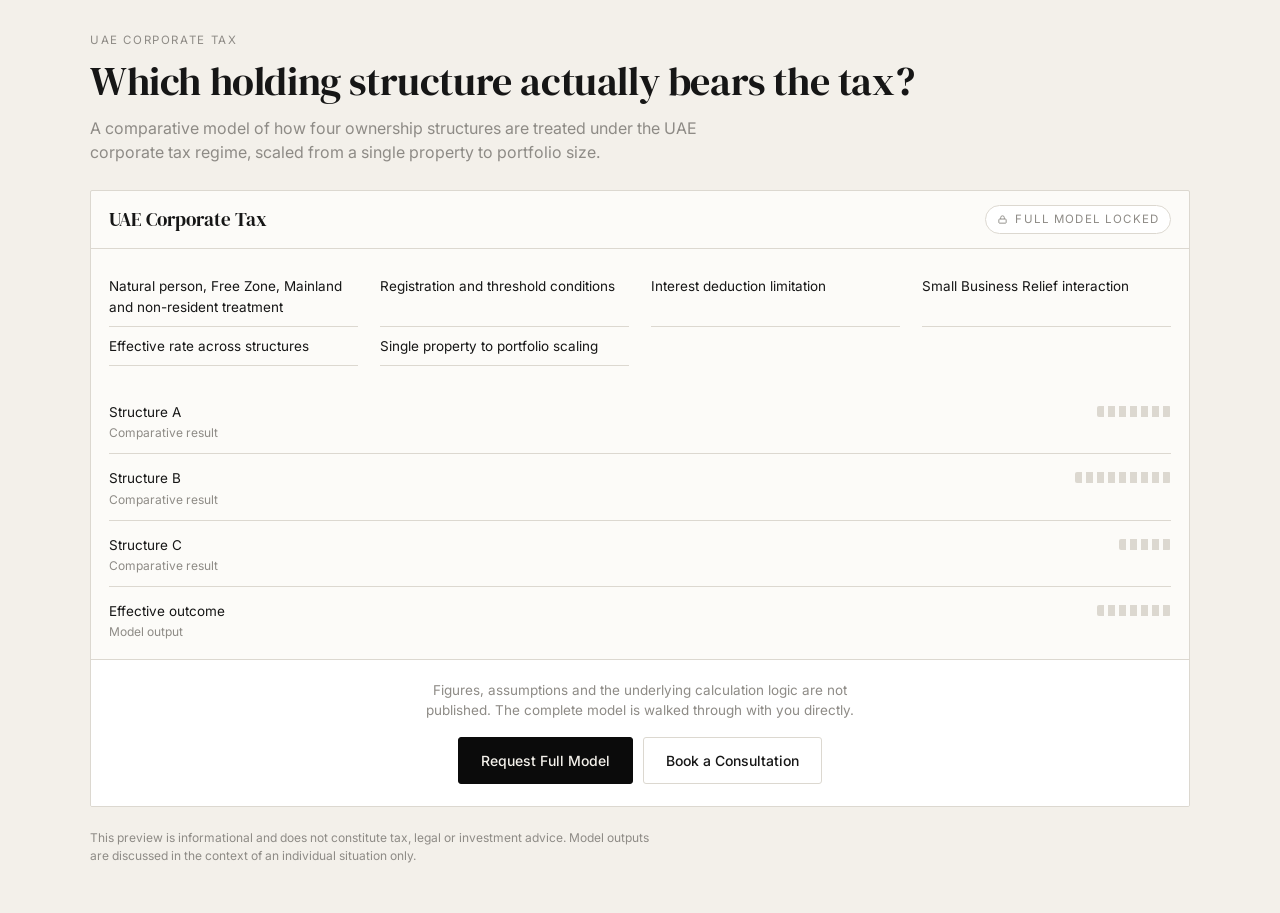
<file: uae-corporate-tax.html>
<!DOCTYPE html><html lang="en"><head><meta charset="utf-8">
<meta name="viewport" content="width=device-width,initial-scale=1,viewport-fit=cover">
<title>Which holding structure actually bears the tax? — BLACK PEARL</title>
<meta name="robots" content="noindex,nofollow">
<link rel="preconnect" href="https://fonts.googleapis.com"><link rel="preconnect" href="https://fonts.gstatic.com" crossorigin>
<link href="https://fonts.googleapis.com/css2?family=DM+Serif+Display&family=Inter:wght@400;500;600&display=swap" rel="stylesheet">
<link rel="stylesheet" href="assets/gated-teaser.css">
</head>
<body data-tool="uae-corporate-tax">
<main class="wrap">
  <p class="eyebrow">UAE CORPORATE TAX</p>
  <h1>Which holding structure actually bears the tax?</h1>
  <p class="lead">A comparative model of how four ownership structures are treated under the UAE corporate tax regime, scaled from a single property to portfolio size.</p>

  <section class="locked" aria-labelledby="panel-title">
    <div class="locked-head">
      <h2 id="panel-title">UAE Corporate Tax</h2>
      <span class="chip">
        <svg viewBox="0 0 24 24" fill="none" stroke="currentColor" stroke-width="2" aria-hidden="true">
          <rect x="4" y="11" width="16" height="9" rx="1.5"/><path d="M8 11V8a4 4 0 0 1 8 0v3"/>
        </svg>Full model locked</span>
    </div>

    <div class="sheet">
      <ul class="coverage"><li>Natural person, Free Zone, Mainland and non-resident treatment</li><li>Registration and threshold conditions</li><li>Interest deduction limitation</li><li>Small Business Relief interaction</li><li>Effective rate across structures</li><li>Single property to portfolio scaling</li></ul>
    </div>

    <div class="sheet" aria-hidden="true">
      <div class="row"><span class="k">Structure A<small>Comparative result</small></span><span class="redact"></span></div>
      <div class="row"><span class="k">Structure B<small>Comparative result</small></span><span class="redact w3"></span></div>
      <div class="row"><span class="k">Structure C<small>Comparative result</small></span><span class="redact w2"></span></div>
      <div class="row"><span class="k">Effective outcome<small>Model output</small></span><span class="redact"></span></div>
    </div>

    <div class="veil">
      <p>Figures, assumptions and the underlying calculation logic are not published. The complete model is walked through with you directly.</p>
      <div class="actions">
        <button type="button" class="btn btn-primary" data-gate-open>Request Full Model</button>
        <a class="btn btn-secondary" href="https://endless-direction-876824.framer.app/consultation" target="_top" data-cta="book-consultation">Book a Consultation</a>
      </div>
    </div>
  </section>

  <p class="footnote">This preview is informational and does not constitute tax, legal or investment advice.
    Model outputs are discussed in the context of an individual situation only.</p>
</main>

<div class="modal" id="gate-modal" role="dialog" aria-modal="true" aria-labelledby="gate-title" hidden>
  <div class="modal-backdrop"></div>
  <div class="modal-card" tabindex="-1">
    <button type="button" class="modal-close" data-gate-close aria-label="Close">&#215;</button>
    <h2 id="gate-title">Access the full model</h2>
    <p>The complete UAE Corporate Tax model — including its assumptions, inputs and calculation logic — is shared
       during a consultation, applied to your own figures rather than generic ones.</p>
    <div class="actions">
      <a class="btn btn-primary" href="https://endless-direction-876824.framer.app/consultation" target="_top" data-cta="book-consultation">Book a Consultation</a>
      <button type="button" class="btn btn-secondary" data-gate-close>Close</button>
    </div>
  </div>
</div>

<script src="assets/gated-teaser.js"></script>
</body></html>
</file>
<file: wegzug-check/styles.css>
/* Wegzug Check — BLACK PEARL visual layer. */
:root {
  --bg: #0B0B0B;
  --graphite: #141413;
  --graphite-2: #1B1A19;
  --ivory: #F4F1EB;
  --text: #ECE8E0;
  --muted: #8E8B86;
  --muted-2: #A7A39C;
  --rule: rgba(244, 241, 235, 0.12);
  --rule-mid: rgba(244, 241, 235, 0.22);
  --rule-strong: rgba(244, 241, 235, 0.58);
  --tint: rgba(244, 241, 235, 0.035);
  --error: #D7AFA6;
  --pearl: linear-gradient(115deg, #BDB7AC 0%, #F4F1EB 38%, #FFFFFF 50%, #DCD6CB 64%, #B5AFA4 100%);
  --pearl-dot: radial-gradient(circle at 35% 30%, #FFFFFF 0%, #EDE8DF 35%, #C9C2B6 75%, #9E978B 100%);
  --serif: "DM Serif Display", Georgia, "Times New Roman", serif;
  --sans: "Inter", "Segoe UI", system-ui, -apple-system, sans-serif;
  --ease: cubic-bezier(.22, .61, .36, 1);
  color-scheme: dark;
}

* { box-sizing: border-box; }
html, body { margin: 0; background: var(--bg); color: var(--text); }
body {
  font-family: var(--sans); font-size: 16px; line-height: 1.6;
  -webkit-font-smoothing: antialiased; -moz-osx-font-smoothing: grayscale;
  -webkit-text-size-adjust: 100%;
}
[hidden] { display: none !important; }
button, input, select { font: inherit; color: inherit; }

.wz { max-width: 700px; margin: 0 auto; padding: 44px 24px 40px; }

/* Header */
.wz-head { display: flex; align-items: center; gap: 14px; margin: 0 0 52px; }
.wz-brand, .wz-module, .wz-eyebrow, .wz-progress-meta {
  font-size: 11px; font-weight: 500; letter-spacing: .2em; text-transform: uppercase;
}
.wz-brand { color: var(--ivory); }
.wz-module { color: var(--muted); }
.wz-head-rule { flex: 0 0 28px; height: 1px; background: var(--rule-mid); }

/* Progress */
.wz-progress { margin: 0 0 40px; }
.wz-progress-meta { display: flex; justify-content: space-between; gap: 16px; color: var(--muted); margin: 0 0 12px; }
.wz-progress-count { color: var(--text); }
.wz-progress-section { text-align: right; }
.wz-progress-track { position: relative; height: 1px; background: var(--rule); overflow: hidden; }
.wz-progress-fill {
  position: absolute; inset: 0; background: var(--pearl);
  transform-origin: 0 50%; transform: scaleX(0); transition: transform .6s var(--ease);
}

/* Views and transitions */
.wz-view { transition: opacity .34s var(--ease), transform .34s var(--ease); }
.wz-view.is-entering { opacity: 0; }
.wz-view.is-entering.from-forward { transform: translateY(10px); }
.wz-view.is-entering.from-back { transform: translateY(-10px); }
.wz-view.is-leaving { opacity: 0; transition-duration: .16s; }

.wz-eyebrow { color: var(--muted); margin: 0 0 18px; }
.wz-display {
  font-family: var(--serif); font-weight: 400; color: var(--ivory);
  font-size: clamp(40px, 7vw, 64px); line-height: 1.04; letter-spacing: -.015em; margin: 0 0 22px;
}
.wz-display-sm { font-size: clamp(30px, 4.6vw, 42px); line-height: 1.12; }
.wz-display:focus, .wz-title:focus { outline: none; }
.wz-lead { font-size: 18px; line-height: 1.6; color: var(--text); max-width: 56ch; margin: 0 0 18px; }
.wz-note { color: var(--muted-2); font-size: 15px; max-width: 58ch; margin: 0 0 30px; }

.wz-points { list-style: none; margin: 0 0 40px; padding: 0; border-top: 1px solid var(--rule); }
.wz-points li {
  position: relative; padding: 14px 0 14px 26px; border-bottom: 1px solid var(--rule);
  font-size: 14.5px; color: var(--muted-2);
}
.wz-points li::before {
  content: ""; position: absolute; left: 2px; top: 23px; width: 6px; height: 6px;
  border-radius: 50%; background: var(--pearl-dot);
}

.wz-title {
  font-family: var(--serif); font-weight: 400; color: var(--ivory);
  font-size: clamp(28px, 4.2vw, 38px); line-height: 1.15; letter-spacing: -.01em; margin: 0 0 12px;
}
.wz-step-intro { color: var(--muted-2); font-size: 15px; max-width: 60ch; margin: 0 0 8px; }

/* Form */
.wz-form { display: flex; flex-wrap: wrap; column-gap: 16px; margin-top: 28px; }
.wz-form > * { flex: 1 1 100%; }
.wz-form.is-busy .wz-field { pointer-events: none; opacity: .6; transition: opacity .2s; }
.wz-field { margin: 0 0 30px; min-width: 0; }
.wz-half { flex: 1 1 calc(50% - 8px); }
.wz-fieldset { border: 0; margin: 0; padding: 0; min-width: 0; }
.wz-label {
  display: block; padding: 0; margin: 0 0 12px;
  font-size: 15.5px; font-weight: 500; line-height: 1.45; color: var(--text);
}
.wz-optional {
  display: inline-block; margin-left: 10px; font-size: 10.5px; font-weight: 500;
  letter-spacing: .14em; text-transform: uppercase; color: var(--muted); vertical-align: 1px;
}
.wz-hint { font-size: 13.5px; line-height: 1.55; color: var(--muted); margin: -4px 0 14px; max-width: 62ch; }

/* Option tiles */
.wz-options { display: grid; gap: 8px; grid-template-columns: 1fr; }
.wz-layout-row { grid-template-columns: repeat(auto-fit, minmax(96px, 1fr)); }
@media (min-width: 560px) { .wz-layout-grid { grid-template-columns: 1fr 1fr; } }

.wz-opt {
  min-width: 0;
  position: relative; display: flex; align-items: center; gap: 14px;
  min-height: 54px; padding: 13px 16px; cursor: pointer;
  border: 1px solid var(--rule); border-radius: 2px; background: transparent;
  transition: border-color .2s var(--ease), background-color .2s var(--ease);
  -webkit-tap-highlight-color: transparent;
}
.wz-opt:hover { border-color: var(--rule-mid); background: rgba(244, 241, 235, 0.018); }
.wz-opt.is-checked { border-color: var(--rule-strong); background: var(--tint); }
.wz-opt-input, .wz-consent-input { position: absolute; opacity: 0; width: 1px; height: 1px; margin: 0; pointer-events: none; }
.wz-opt-text { font-size: 15px; line-height: 1.4; color: var(--text); }

.wz-opt-mark {
  position: relative; flex: 0 0 16px; width: 16px; height: 16px;
  border: 1px solid rgba(244, 241, 235, 0.38); border-radius: 50%;
  transition: border-color .2s var(--ease), background .2s var(--ease);
}
.wz-field-multi .wz-opt-mark, .wz-consent .wz-opt-mark { border-radius: 1px; }
.wz-opt.is-checked .wz-opt-mark { border-color: transparent; }
.wz-field-choice .wz-opt.is-checked .wz-opt-mark::after {
  content: ""; position: absolute; inset: 2px; border-radius: 50%; background: var(--pearl-dot);
  box-shadow: 0 0 0 1px rgba(244, 241, 235, 0.55) inset;
}
.wz-field-choice .wz-opt.is-checked .wz-opt-mark { border-color: rgba(244, 241, 235, 0.7); }
.wz-field-multi .wz-opt.is-checked .wz-opt-mark,
.wz-consent.is-checked .wz-opt-mark { background: var(--pearl); }
.wz-field-multi .wz-opt.is-checked .wz-opt-mark::after,
.wz-consent.is-checked .wz-opt-mark::after {
  content: ""; position: absolute; left: 5px; top: 1.5px; width: 4px; height: 8.5px;
  border: solid #0B0B0B; border-width: 0 1.5px 1.5px 0; transform: rotate(45deg);
}

/* Keyboard focus */
.wz-opt:has(.wz-opt-input:focus-visible),
.wz-consent:has(.wz-consent-input:focus-visible) .wz-opt-mark {
  outline: 1px solid var(--ivory); outline-offset: 3px;
}
.wz-opt-input:focus-visible ~ .wz-opt-text { text-decoration: underline; text-underline-offset: 4px; }

/* Text inputs */
.wz-input {
  display: block; width: 100%; min-height: 52px; padding: 13px 15px;
  background: rgba(244, 241, 235, 0.02); border: 1px solid var(--rule-mid); border-radius: 2px;
  font-size: 16px; color: var(--ivory); outline: none;
  transition: border-color .2s var(--ease), background-color .2s var(--ease);
}
.wz-input:hover { border-color: rgba(244, 241, 235, 0.32); }
.wz-input:focus { border-color: var(--rule-strong); background: var(--tint); }
.wz-input:focus-visible { outline: 1px solid var(--ivory); outline-offset: 3px; }
.wz-select {
  appearance: none; -webkit-appearance: none; padding-right: 44px; cursor: pointer;
  background-image: url("data:image/svg+xml,%3Csvg xmlns='http://www.w3.org/2000/svg' width='12' height='8' viewBox='0 0 12 8'%3E%3Cpath d='M1 1.5l5 5 5-5' fill='none' stroke='%23A7A39C' stroke-width='1.2'/%3E%3C/svg%3E");
  background-repeat: no-repeat; background-position: right 16px center;
}
.wz-select option { background: var(--graphite-2); color: var(--ivory); }
.wz-input-wrap { position: relative; max-width: 220px; }
.wz-input-wrap.has-suffix .wz-input { padding-right: 40px; }
.wz-suffix { position: absolute; right: 15px; top: 50%; transform: translateY(-50%); color: var(--muted); pointer-events: none; }

/* Consent */
.wz-consent { position: relative; }
.wz-consent-label { display: flex; gap: 14px; align-items: flex-start; cursor: pointer; font-size: 14px; line-height: 1.6; color: var(--muted-2); }
.wz-consent .wz-opt-mark { margin-top: 3px; }
.wz-link { color: var(--ivory); text-decoration: underline; text-decoration-color: rgba(244, 241, 235, 0.4); text-underline-offset: 3px; }
.wz-link:hover { text-decoration-color: var(--ivory); }
.wz-link:focus-visible { outline: 1px solid var(--ivory); outline-offset: 2px; }

/* Errors */
.wz-error { margin: 10px 0 0; font-size: 13.5px; color: var(--error); }
.wz-error::before { content: "— "; }
.has-error .wz-opt, .has-error .wz-input { border-color: rgba(215, 175, 166, 0.55); }
.has-error .wz-consent .wz-opt-mark { border-color: var(--error); }
.wz-summary {
  margin: 0 0 22px; padding: 12px 0 0; border-top: 1px solid rgba(215, 175, 166, 0.4);
  font-size: 14px; color: var(--error);
}

/* Honeypot */
.wz-hp { position: absolute !important; left: -10000px; width: 1px; height: 1px; overflow: hidden; }

/* Buttons */
.wz-actions {
  display: flex; align-items: center; justify-content: space-between; gap: 16px;
  padding-top: 26px; border-top: 1px solid var(--rule);
}
.wz-actions-intro { border-top: 0; padding-top: 0; justify-content: flex-start; margin: 0 0 48px; }
.wz-actions-success { border-top: 0; padding-top: 12px; justify-content: flex-start; flex-wrap: wrap; margin: 0 0 44px; }

.wz-btn {
  position: relative; display: inline-flex; align-items: center; justify-content: center; gap: 10px;
  min-height: 52px; padding: 0 30px; border-radius: 2px; border: 1px solid transparent;
  font-size: 12.5px; font-weight: 500; letter-spacing: .16em; text-transform: uppercase;
  text-decoration: none; cursor: pointer; background: none;
  transition: background-color .2s var(--ease), border-color .2s var(--ease), color .2s var(--ease), opacity .2s;
  -webkit-tap-highlight-color: transparent;
}
.wz-btn:focus-visible { outline: 1px solid var(--ivory); outline-offset: 4px; }
.wz-btn-primary { background: var(--ivory); color: #0B0B0B; }
.wz-btn-primary:hover { background: #FFFFFF; }
.wz-btn-secondary { border-color: var(--rule-mid); color: var(--ivory); }
.wz-btn-secondary:hover { border-color: var(--rule-strong); }
.wz-btn-back { padding: 0 4px; color: var(--muted-2); letter-spacing: .14em; }
.wz-btn-back:hover { color: var(--ivory); }
.wz-btn-back:disabled { opacity: .35; cursor: default; }
.wz-arrow { font-size: 15px; letter-spacing: 0; transition: transform .2s var(--ease); }
.wz-btn-back:hover .wz-arrow { transform: translateX(-3px); }

.wz-btn-loader { display: none; }
.wz-btn.is-busy { cursor: progress; background: #D9D4CA; }
.wz-btn.is-busy .wz-btn-loader {
  display: block; position: absolute; left: 30px; right: 30px; bottom: 12px; height: 1px; overflow: hidden;
  background: rgba(11, 11, 11, 0.15);
}
.wz-btn.is-busy .wz-btn-loader::after {
  content: ""; position: absolute; top: 0; bottom: 0; width: 40%; background: #0B0B0B;
  animation: wz-load 1.3s var(--ease) infinite;
}
@keyframes wz-load { 0% { left: -40%; } 100% { left: 100%; } }

/* Success */
.wz-pearl {
  display: block; width: 22px; height: 22px; border-radius: 50%; margin: 0 0 30px;
  background: var(--pearl-dot); box-shadow: 0 0 0 6px rgba(244, 241, 235, 0.04), 0 0 28px rgba(244, 241, 235, 0.12);
}

/* Disclaimer */
.wz-disclaimer { border-top: 1px solid var(--rule); padding-top: 18px; max-width: 64ch; }
.wz-disclaimer p { margin: 0 0 8px; font-size: 12.5px; line-height: 1.65; color: var(--muted); }
.wz-disclaimer .wz-disclaimer-strong { color: var(--muted-2); }
.wz-foot { margin-top: 48px; }
.wz-foot p { margin: 0; font-size: 11.5px; letter-spacing: .04em; color: var(--muted); }
.wz:has(.wz-intro) .wz-foot, .wz:has(.wz-success) .wz-foot { display: none; }

/* Tablet and below */
@media (max-width: 720px) {
  .wz { padding: 32px 20px 32px; }
  .wz-head { margin-bottom: 40px; }
}
/* Phone: larger text and tap targets, more air between questions */
@media (max-width: 560px) {
  body { font-size: 17px; }
  .wz { padding: 26px 16px 32px; }
  .wz-head { margin-bottom: 34px; }
  .wz-progress { margin-bottom: 34px; }
  .wz-progress-meta { font-size: 11px; letter-spacing: .16em; }
  .wz-lead { font-size: 18px; }
  .wz-note, .wz-step-intro { font-size: 16px; }
  .wz-points li { font-size: 15.5px; }
  .wz-title { margin-bottom: 14px; }
  .wz-form { margin-top: 32px; }
  .wz-half { flex-basis: 100%; }
  .wz-field { margin-bottom: 40px; }
  .wz-label { font-size: 17px; margin-bottom: 14px; }
  .wz-hint { font-size: 14.5px; margin: -6px 0 16px; }
  .wz-options { gap: 12px; }
  .wz-layout-row { grid-template-columns: repeat(auto-fit, minmax(132px, 1fr)); }
  .wz-opt { min-height: 60px; padding: 16px 18px; gap: 16px; }
  .wz-opt-text { font-size: 16.5px; }
  .wz-opt-mark { flex-basis: 20px; width: 20px; height: 20px; }
  .wz-field-multi .wz-opt.is-checked .wz-opt-mark::after,
  .wz-consent.is-checked .wz-opt-mark::after { left: 6.5px; top: 2.5px; width: 5px; height: 10px; }
  .wz-input { min-height: 58px; font-size: 17px; padding: 15px 16px; }
  .wz-consent-label { font-size: 15.5px; gap: 16px; }
  .wz-error { font-size: 14.5px; }
  .wz-actions { flex-direction: column-reverse; align-items: stretch; gap: 12px; padding-top: 30px; }
  .wz-actions .wz-btn { width: 100%; min-height: 56px; }
  .wz-actions-intro .wz-btn, .wz-actions-success .wz-btn { width: 100%; }
  .wz-actions-success { flex-direction: column; }
  .wz-btn-back { min-height: 50px; }
  .wz-disclaimer p { font-size: 13.5px; }
}

@media (prefers-reduced-motion: reduce) {
  *, *::before, *::after { transition-duration: 0s !important; animation-duration: 0s !important; }
  .wz-btn.is-busy .wz-btn-loader::after { animation: none; left: 0; width: 100%; opacity: .5; }
}
</file>
<file: assets/gated-teaser.css>
/* BLACK PEARL — gated model teaser.
   Shared by the three confidential models. Contains presentation only:
   no model logic, no formulas, no assumptions. Tokens mirror the public
   Real Estate Returns tool so the locked pages sit in the same visual system. */
:root{
  --paper:#F3F0EA; --panel:#FCFBF8; --ink:#161616; --graphite:#0B0B0B;
  --muted:#8E8B86; --rule:#DCD8D0; --pearl:#C9CDD2; --focus:#161616;
  --serif:"DM Serif Display", Georgia, "Times New Roman", serif;
  --sans:"Inter", "Segoe UI", system-ui, -apple-system, sans-serif;
}
*{box-sizing:border-box}
html,body{margin:0;background:var(--paper);color:var(--ink);
  font-family:var(--sans);font-size:15px;line-height:1.5;-webkit-text-size-adjust:100%}
.wrap{max-width:1140px;margin:0 auto;padding:32px 20px 48px}
:focus-visible{outline:2px solid var(--focus);outline-offset:2px}

.eyebrow{font-size:11.5px;letter-spacing:.14em;text-transform:uppercase;color:var(--muted);margin:0 0 10px}
h1{font-family:var(--serif);font-weight:400;font-size:clamp(27px,3.4vw,40px);
  line-height:1.12;margin:0 0 12px;letter-spacing:-.01em}
p.lead{max-width:68ch;color:var(--muted);margin:0 0 26px;font-size:16px}

/* ---- locked preview panel ---- */
.locked{position:relative;background:var(--panel);border:1px solid var(--rule);border-radius:2px;overflow:hidden}
.locked-head{display:flex;align-items:center;justify-content:space-between;gap:12px;
  padding:14px 18px;border-bottom:1px solid var(--rule);flex-wrap:wrap}
.locked-head h2{font-family:var(--serif);font-weight:400;font-size:19px;margin:0}
.chip{display:inline-flex;align-items:center;gap:7px;font-size:11.5px;letter-spacing:.1em;
  text-transform:uppercase;color:var(--muted);border:1px solid var(--rule);
  border-radius:999px;padding:5px 11px;background:#fff;white-space:nowrap}
.chip svg{width:11px;height:11px;flex:none}

.sheet{padding:18px;display:grid;gap:14px}
.row{display:grid;grid-template-columns:minmax(0,1fr) auto;gap:14px;align-items:baseline;
  padding-bottom:11px;border-bottom:1px solid var(--rule)}
.row:last-child{border-bottom:0;padding-bottom:0}
.row .k{font-size:13.5px;color:var(--ink);min-width:0}
.row .k small{display:block;color:var(--muted);font-size:12px;margin-top:2px;font-weight:400}
/* Redaction marks stand in for figures. No real values are shipped. */
.redact{display:inline-block;height:11px;width:74px;border-radius:2px;
  background:repeating-linear-gradient(90deg,var(--rule) 0 7px,transparent 7px 11px);
  vertical-align:middle}
.redact.w2{width:52px}.redact.w3{width:96px}

.coverage{list-style:none;margin:0;padding:0;display:grid;
  grid-template-columns:repeat(auto-fit,minmax(230px,1fr));gap:0 22px}
.coverage li{font-size:13.5px;padding:9px 0;border-bottom:1px solid var(--rule);color:var(--ink)}

.veil{padding:20px 18px 22px;border-top:1px solid var(--rule);background:#fff;text-align:center}
.veil p{margin:0 auto 16px;max-width:52ch;color:var(--muted);font-size:13.5px}

/* ---- buttons: no scale, no translate on hover (brand rule) ---- */
.btn{display:inline-flex;align-items:center;justify-content:center;gap:8px;
  font:inherit;font-size:14px;font-weight:500;padding:12px 22px;border-radius:3px;
  cursor:pointer;text-decoration:none;border:1px solid transparent;
  transform:none;transition:box-shadow .22s ease,background-color .22s ease,border-color .22s ease}
.btn:hover,.btn:focus-visible{transform:none}
.btn-primary{background:var(--graphite);color:#F4F1EB;border-color:var(--graphite)}
/* the only permitted hover effect: a cold silver pearl glow */
.btn-primary:hover,.btn-primary:focus-visible{box-shadow:0 0 0 1px var(--pearl),0 0 18px -2px rgba(201,205,210,.75)}
.btn-secondary{background:#fff;color:var(--ink);border-color:var(--rule)}
.btn-secondary:hover,.btn-secondary:focus-visible{border-color:var(--ink)}
.actions{display:flex;gap:10px;justify-content:center;flex-wrap:wrap}

.footnote{margin:22px 0 0;font-size:12px;color:var(--muted);max-width:72ch}

/* ---- modal ---- */
.modal[hidden]{display:none}
.modal{position:fixed;inset:0;z-index:50;display:flex;align-items:center;justify-content:center;padding:20px}
.modal-backdrop{position:absolute;inset:0;background:rgba(11,11,11,.62)}
.modal-card{position:relative;width:min(520px,100%);max-height:calc(100vh - 40px);overflow:auto;
  background:var(--panel);border:1px solid var(--rule);border-radius:3px;padding:26px 26px 24px}
.modal-card h2{font-family:var(--serif);font-weight:400;font-size:23px;margin:0 0 10px;padding-right:34px}
.modal-card p{color:var(--muted);font-size:14px;margin:0 0 18px}
.modal-close{position:absolute;top:12px;right:12px;width:34px;height:34px;display:grid;place-items:center;
  background:transparent;border:1px solid transparent;border-radius:3px;cursor:pointer;color:var(--muted);
  font-size:19px;line-height:1;transform:none}
.modal-close:hover,.modal-close:focus-visible{color:var(--ink);border-color:var(--rule)}
.modal .actions{justify-content:flex-start}

@media (max-width:620px){
  .wrap{padding:24px 16px 40px}
  .row{grid-template-columns:minmax(0,1fr);gap:4px}
  .actions{flex-direction:column}
  .actions .btn{width:100%}
  .modal{padding:12px;align-items:flex-end}
  .modal-card{padding:22px 18px 20px}
}
@media (prefers-reduced-motion:reduce){.btn{transition:none}}
</file>
